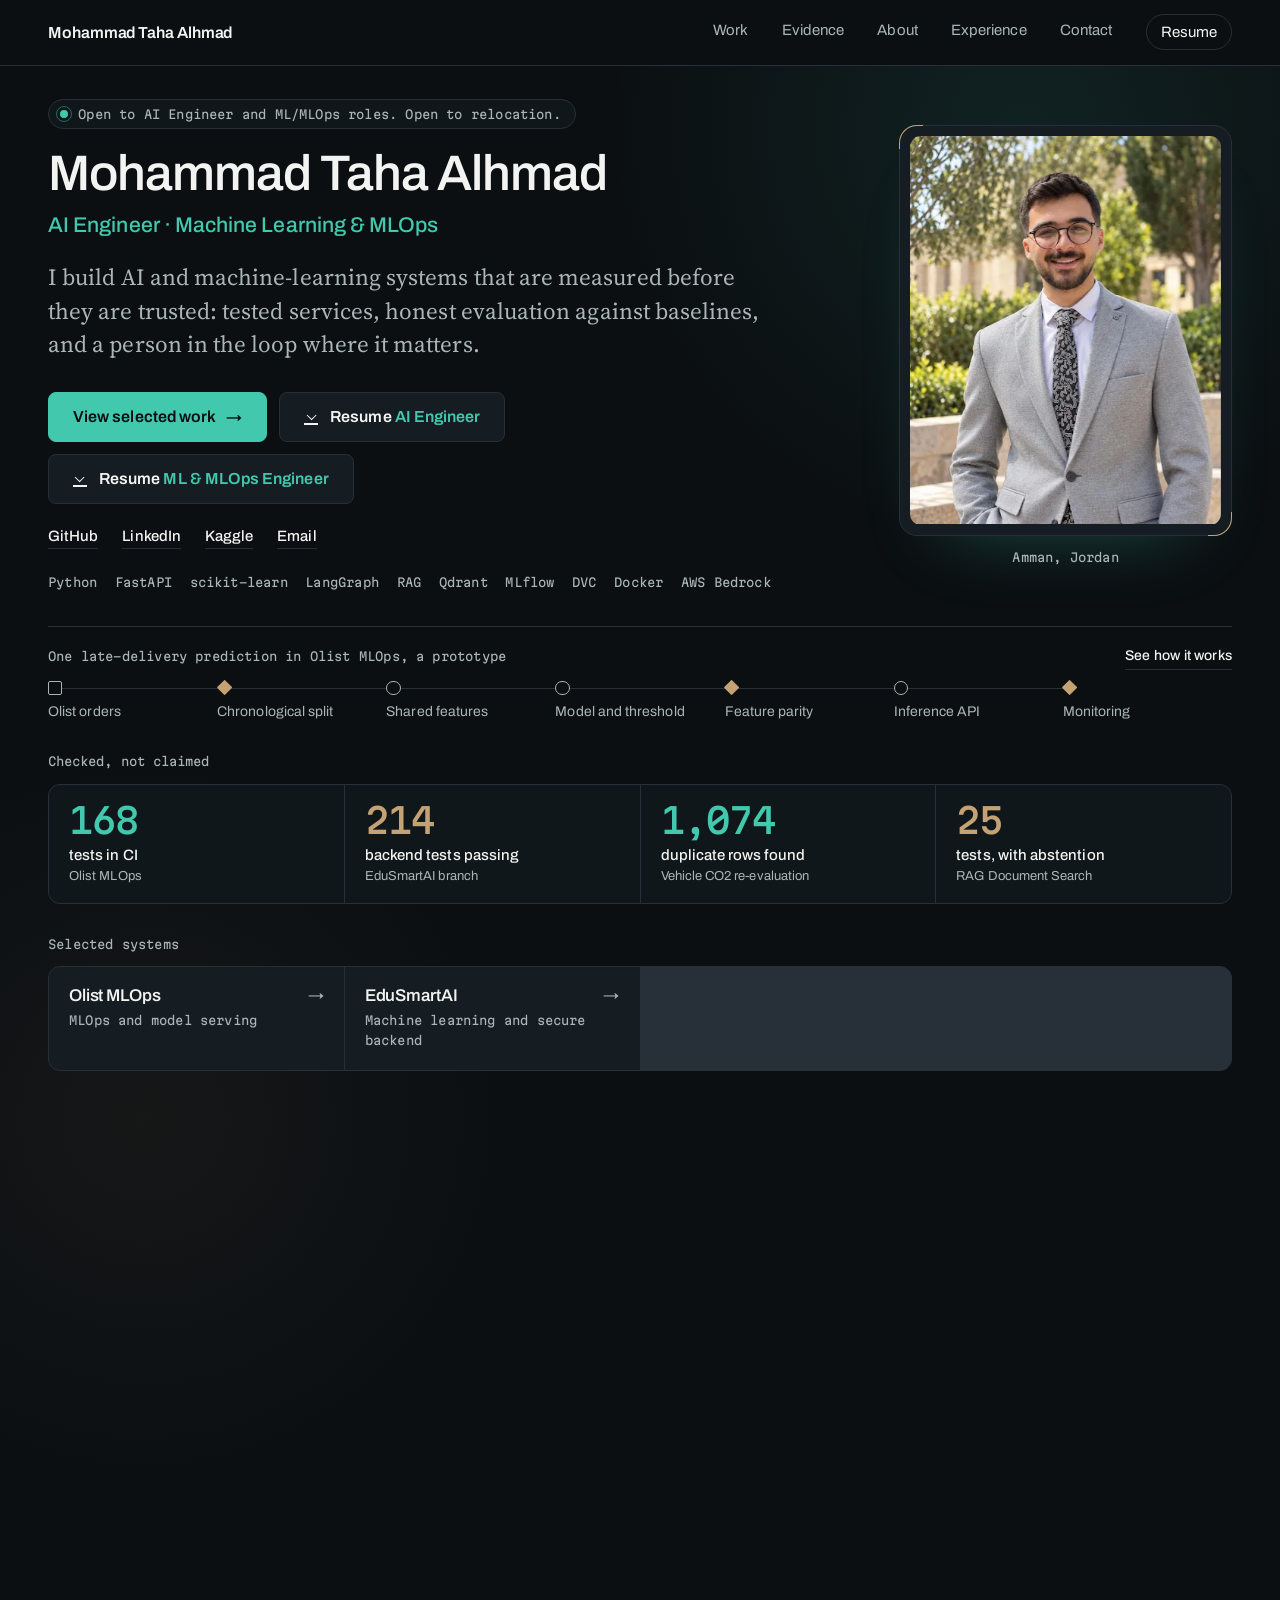
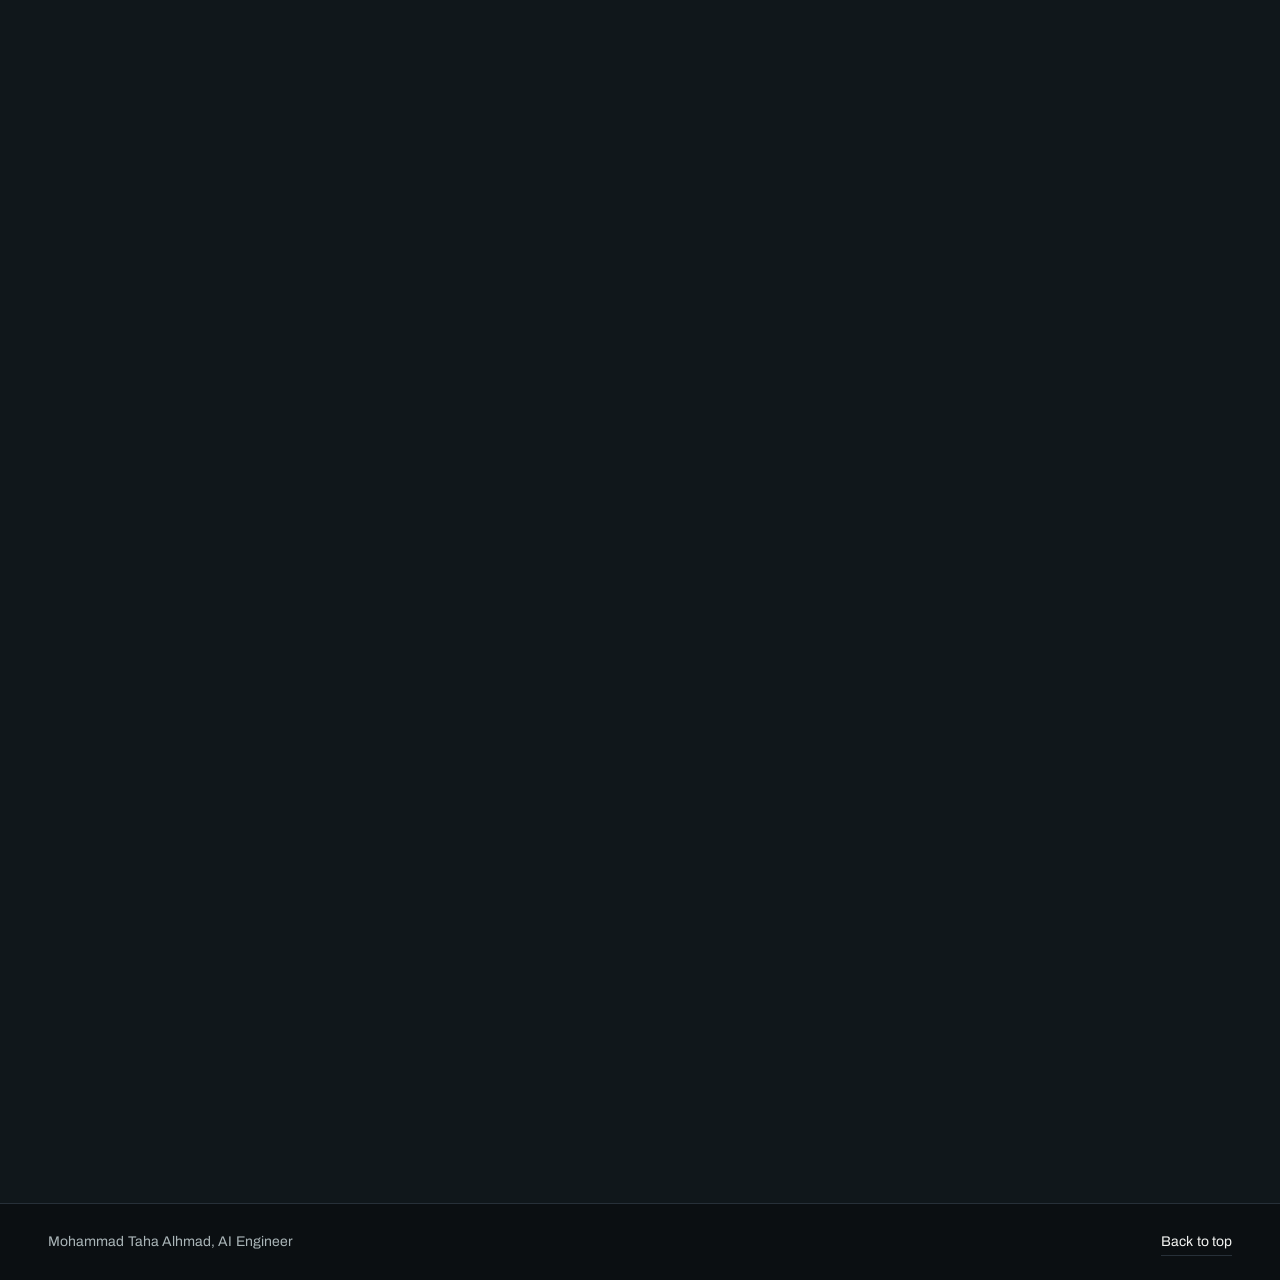
<file: index.html>
<!doctype html>
<html lang="en">
<head>
<meta charset="utf-8">
<meta name="viewport" content="width=device-width, initial-scale=1">
<meta http-equiv="Content-Security-Policy" content="default-src &#x27;none&#x27;; style-src &#x27;self&#x27;; script-src &#x27;self&#x27;; font-src &#x27;self&#x27;; img-src &#x27;self&#x27;; base-uri &#x27;none&#x27;; connect-src https://api.web3forms.com; form-action https://api.web3forms.com">
<meta name="referrer" content="strict-origin-when-cross-origin">
<meta name="color-scheme" content="dark">
<meta name="theme-color" content="#0B0F12">
<title>Mohammad Taha Alhmad | AI Engineer</title>
<meta name="description" content="Mohammad Taha Alhmad is an AI Engineer in Amman building LLM applications, RAG evaluation, agent workflows and backend integrations. Each project states what was built, what was tested and what is unfinished.">
<link rel="canonical" href="https://tahamohmadf19-dev.github.io/portfolio/">
<meta property="og:type" content="profile">
<meta property="og:title" content="Mohammad Taha Alhmad | AI Engineer">
<meta property="og:description" content="Mohammad Taha Alhmad is an AI Engineer in Amman building LLM applications, RAG evaluation, agent workflows and backend integrations. Each project states what was built, what was tested and what is unfinished.">
<meta property="og:url" content="https://tahamohmadf19-dev.github.io/portfolio/">
<meta property="og:image" content="https://tahamohmadf19-dev.github.io/portfolio/assets/og.png">
<meta property="og:image:alt" content="Mohammad Taha Alhmad, AI Engineer.">
<meta name="twitter:card" content="summary_large_image">
<link rel="icon" href="assets/favicon.svg" type="image/svg+xml">
<link rel="preload" href="assets/fonts/archivo.woff2" as="font" type="font/woff2" crossorigin>
<link rel="preload" href="assets/fonts/source-serif-4.woff2" as="font" type="font/woff2" crossorigin>
<link rel="stylesheet" href="assets/site.css?v=89fe5c7b">
<script src="assets/site.js?v=9ca0fa7e"></script>
<script type="application/ld+json">{"@context": "https://schema.org", "@type": "Person", "name": "Mohammad Taha Alhmad", "jobTitle": "AI Engineer", "url": "https://tahamohmadf19-dev.github.io/portfolio/", "email": "mailto:tahamohmadf19@gmail.com", "address": {"@type": "PostalAddress", "addressLocality": "Amman", "addressCountry": "JO"}, "alumniOf": {"@type": "CollegeOrUniversity", "name": "Philadelphia University"}, "sameAs": ["https://github.com/tahamohmadf19-dev", "https://www.linkedin.com/in/mohmad-taha-alhmad/", "https://www.kaggle.com/tahamohmad"]}</script>
</head>
<body>
<a class="skip" href="#main">Skip to content</a>
<header class="top">
  <div class="top-inner">
    <a class="home" href="#main"><span class="home-full">Mohammad Taha Alhmad</span><span class="home-short" aria-hidden="true">MTA</span></a>
    <button type="button" class="menu-btn" aria-expanded="false" aria-controls="site-nav">
      <span class="menu-icon" aria-hidden="true"><span></span><span></span></span>Menu
    </button>
    <nav id="site-nav" aria-label="Sections">
      <ul>
        <li><a href="#work">Work</a></li>
        <li><a href="#evidence">Evidence</a></li>
        <li><a href="#about">About</a></li>
        <li><a href="#experience">Experience</a></li>
        <li><a href="#contact">Contact</a></li><li class="nav-cv"><a href="#resume">Resume</a></li>
      </ul>
    </nav>
  </div>
</header>

<main id="main">
  <section class="hero" aria-labelledby="name">
    <div class="hero-grid">
      <div class="hero-text">
        <p class="hero-kicker enter d1"><span class="status-dot" aria-hidden="true"></span>Open to AI Engineer and ML/MLOps roles. Open to relocation.</p>
        <div class="hero-id">
          <h1 id="name" class="enter d1">Mohammad Taha Alhmad</h1>
          <p class="role enter d2">AI Engineer · Machine Learning &amp; MLOps</p>
        </div>
        <p class="statement enter d3">I build AI and machine-learning systems that are measured before they are trusted: tested services, honest evaluation against baselines, and a person in the loop where it matters.</p>
        <ul class="actions enter d4">
          <li><a class="btn btn-primary" href="#work">View selected work <span class="btn-arrow" aria-hidden="true">&rarr;</span></a></li>
          <li><a class="btn btn-cv" href="assets/cv/Mohammad_Taha_Alhmad_AI_Engineer_Resume.pdf" download><span class="cv-icon" aria-hidden="true"></span><span>Resume <span class="cv-role">AI Engineer</span></span></a></li><li><a class="btn btn-cv" href="assets/cv/Mohammad_Taha_Alhmad_ML_MLOps_Engineer_Resume.pdf" download><span class="cv-icon" aria-hidden="true"></span><span>Resume <span class="cv-role">ML &amp; MLOps Engineer</span></span></a></li>
        </ul>
        <ul class="hero-links enter d5"><li><a class="ul" href="https://github.com/tahamohmadf19-dev" rel="noopener noreferrer">GitHub</a></li><li><a class="ul" href="https://www.linkedin.com/in/mohmad-taha-alhmad/" rel="noopener noreferrer">LinkedIn</a></li><li><a class="ul" href="https://www.kaggle.com/tahamohmad" rel="noopener noreferrer">Kaggle</a></li><li><a class="ul" href="mailto:tahamohmadf19@gmail.com">Email</a></li></ul>
        <ul class="stack-line enter d6" aria-label="Main technologies"><li>Python</li><li>FastAPI</li><li>scikit-learn</li><li>LangGraph</li><li>RAG</li><li>Qdrant</li><li>MLflow</li><li>DVC</li><li>Docker</li><li>AWS Bedrock</li></ul>
      </div>
      <div class="portrait">
        <div class="frame"><picture><source type="image/webp" srcset="assets/photo/portrait-320.2c9739b4.webp 320w, assets/photo/portrait-410.2c9739b4.webp 410w" sizes="(max-width: 640px) calc(100vw - 58px), (max-width: 960px) 34vw, 346px"><img src="assets/photo/portrait-410.2c9739b4.jpg" srcset="assets/photo/portrait-320.2c9739b4.jpg 320w, assets/photo/portrait-410.2c9739b4.jpg 410w" sizes="(max-width: 640px) calc(100vw - 58px), (max-width: 960px) 34vw, 346px" width="410" height="512" alt="Portrait of Mohammad Taha Alhmad" fetchpriority="high"></picture></div>
        <p class="hero-note enter d6">Amman, Jordan</p>
      </div>
      <figure class="path enter d7"><figcaption><span>One late-delivery prediction in Olist MLOps, a prototype</span><a class="ul" href="#olist-mlops">See how it works</a></figcaption><div class="path-track"><ol><li class="stage-store"><span class="path-mark" aria-hidden="true"></span><span class="path-name">Olist orders</span></li><li class="stage-gate"><span class="path-mark" aria-hidden="true"></span><span class="path-name">Chronological split</span></li><li class="stage-step"><span class="path-mark" aria-hidden="true"></span><span class="path-name">Shared features</span></li><li class="stage-step"><span class="path-mark" aria-hidden="true"></span><span class="path-name">Model and threshold</span></li><li class="stage-gate"><span class="path-mark" aria-hidden="true"></span><span class="path-name">Feature parity</span></li><li class="stage-step"><span class="path-mark" aria-hidden="true"></span><span class="path-name">Inference API</span></li><li class="stage-gate"><span class="path-mark" aria-hidden="true"></span><span class="path-name">Monitoring</span></li></ol><span class="path-pulse" aria-hidden="true"></span></div></figure>
      <div class="receipts enter d6"><p class="receipts-title">Checked, not claimed</p><ul aria-label="Verified figures from public work"><li><a href="#olist-mlops"><span class="receipt-value" data-count="172">172</span><span class="receipt-label">tests in CI</span><span class="receipt-context">Olist MLOps</span></a></li><li><a href="#edusmartai"><span class="receipt-value" data-count="220">220</span><span class="receipt-label">backend tests passing</span><span class="receipt-context">EduSmartAI branch</span></a></li><li><a href="#check-co2"><span class="receipt-value" data-count="1,103">1,103</span><span class="receipt-label">duplicate rows found</span><span class="receipt-context">Vehicle CO2 re-evaluation</span></a></li><li><a href="#more-work"><span class="receipt-value" data-count="26">26</span><span class="receipt-label">tests, with abstention</span><span class="receipt-context">RAG Document Search</span></a></li></ul></div>
    </div>
    <nav class="index enter d7" aria-label="Selected projects">
      <p class="index-title">Selected systems</p>
      <ul><li><a href="#olist-mlops"><span class="index-name">Olist MLOps</span><span class="index-shows">MLOps and model serving</span></a></li><li><a href="#edusmartai"><span class="index-name">EduSmartAI</span><span class="index-shows">Machine learning and secure backend</span></a></li></ul>
    </nav>
  </section>

  <section id="work" class="work" aria-labelledby="work-title">
    <div class="section-head" data-reveal>
      <h2 id="work-title">Selected work</h2>
      <div class="section-note">
        <p>Each project states the problem, what I built, what works, and how far it has been tested. All two are prototypes or unfinished contributions, not deployed products.</p>
        <ul class="legend">
          <li><span class="tag tag-ran">Ran</span> Executed on 2026-11-07, or as stated.</li>
          <li><span class="tag tag-code">In code</span> Confirmed by reading the code, not run.</li>
          <li><span class="tag tag-gap">Not done</span> Not yet done or not verified.</li>
        </ul>
      </div>
    </div>
    
    <article class="project" data-reveal id="olist-mlops" aria-labelledby="olist-mlops-name">
      <header class="project-head">
        <div class="project-kicker"><p class="shows">MLOps and model serving</p><p class="state">Educational prototype</p></div>
        <h3 id="olist-mlops-name">Olist MLOps</h3>
        <p class="purpose">Predict whether an Olist e-commerce order will arrive late, and serve that prediction through a tested, monitored API instead of a notebook.</p>
      </header>
      
      <div class="cells">
        <section class="cell" aria-label="What I built in Olist MLOps"><h4>What I built</h4><ul><li>A FastAPI inference service around the fitted scikit-learn model, with schema and semantic input checks.</li><li>Feature engineering shared by the training notebooks and the service, with a parity check between them.</li><li>Prometheus metrics, two alert rules and an offline score-drift check.</li><li>DVC pointers for data and model files, an MLflow registry entry, and a GitHub Actions pipeline.</li></ul></section>
        <section class="cell" aria-label="What works in Olist MLOps"><h4>What works</h4><ul><li>CI runs lint, formatting, 172 tests and a Docker build on every push.</li><li>A Kaggle notebook re-runs the pipeline from the raw Olist data and reproduces the saved test results.</li><li>The service never refits the model; it loads the saved preprocessor and classifier.</li></ul></section>
        <section class="cell" aria-label="Architecture of Olist MLOps"><h4>Architecture and stack</h4><p>Six notebooks prepare data and train; a FastAPI service loads the saved preprocessor and model; Docker Compose runs the API with Prometheus.</p><p class="stack">Python, scikit-learn, FastAPI, Docker, Prometheus, DVC, MLflow, GitHub Actions</p></section>
        <section class="cell" aria-label="Evidence for Olist MLOps"><h4>Evidence</h4><ul class="evidence"><li><span class="tag tag-ran">Ran</span> GitHub Actions run 42863988828: 172 passed, lint and format clean; reproduced from a fresh clone on 2026-11-14.</li><li><span class="tag tag-ran">Ran</span> Kaggle re-run from the raw CSVs on 2026-11-14: test PR-AUC 0.0670 and ROC-AUC 0.6115, matching the saved model.</li><li><span class="tag tag-doc">Reported</span> Feature parity on 14,470 validation rows and 821 features, maximum difference 0, measured on the original workstation.</li><li><span class="tag tag-gap">Not done</span> Purchase-time availability of every feature is not verified, and there is no DVC remote.</li></ul></section>
      </div>
      <footer class="project-foot">
        <dl class="foot-facts">
          <div><dt>Status</dt><dd>Educational project, not deployed. The model is weak: test ROC-AUC 0.61 at a 4.28% late rate.</dd></div>
          <div><dt>Source</dt><dd><a class="ul" href="https://github.com/tahamohmadf19-dev/olist-mlops-project" rel="noopener noreferrer">Read the code</a></dd></div>
        </dl>
        <a class="btn" href="case-studies/olist-mlops.html">Read the case study <span class="btn-arrow" aria-hidden="true">&rarr;</span></a>
      </footer>
    </article>
    <article class="project" data-reveal id="edusmartai" aria-labelledby="edusmartai-name">
      <header class="project-head">
        <div class="project-kicker"><p class="shows">Machine learning and secure backend</p><p class="state">Unmerged contribution</p></div>
        <h3 id="edusmartai-name">EduSmartAI</h3>
        <p class="purpose">An academic platform needed to warn about struggling students early, but its old 0.979 score relied on data only known after a course ended.</p>
      </header>
      
      <div class="cells">
        <section class="cell" aria-label="What I built in EduSmartAI"><h4>What I built</h4><ul><li>On a branch of a graduation project by @bahaaed07706: early-risk models for day 14, 28 and 42, using only data visible by that day.</li><li>Student-grouped validation, a temporal holdout and confidence intervals.</li><li>Shared feature code for training and serving, rule-based explanations and intervention tracking.</li><li>Token revocation, audit logging, rate limiting, and a PostgreSQL path.</li></ul></section>
        <section class="cell" aria-label="What works in EduSmartAI"><h4>What works</h4><ul><li>Models retrained from the branch reproduce its reported results.</li><li>ROC-AUC rises from 0.566 at day 14, close to chance, to 0.729 at day 42.</li><li>Backend security, intervention and serving behavior pass their tests.</li></ul></section>
        <section class="cell" aria-label="Architecture of EduSmartAI"><h4>Architecture and stack</h4><p>FastAPI and SQLAlchemy backend, scikit-learn pipelines per cut-off, and a React frontend with Arabic and English.</p><p class="stack">Python, FastAPI, scikit-learn, SQLAlchemy, PostgreSQL, React</p></section>
        <section class="cell" aria-label="Evidence for EduSmartAI"><h4>Evidence</h4><ul class="evidence"><li><span class="tag tag-ran">Ran</span> Retrained on 2026-11-07: ROC-AUC 0.566, 0.677 and 0.729, matching the report.</li><li><span class="tag tag-ran">Ran</span> Backend tests: 220 passed, 3 skipped, at commit 73583aa.</li><li><span class="tag tag-code">In code</span> Frontend tests and the live PostgreSQL integration were not run.</li></ul></section>
      </div>
      <footer class="project-foot">
        <dl class="foot-facts">
          <div><dt>Status</dt><dd>Branch not merged. PR #7 was closed with no review.</dd></div>
          <div><dt>Source</dt><dd><a class="ul" href="https://github.com/tahamohmadf19-dev/EduSmartAI/tree/feature/prod-1" rel="noopener noreferrer">Read the branch</a></dd></div>
        </dl>
        <a class="btn" href="case-studies/edusmartai.html">Read the case study <span class="btn-arrow" aria-hidden="true">&rarr;</span></a>
      </footer>
    </article>
    <div class="more" id="more-work" data-reveal>
      <h3>Smaller public projects</h3>
      <ul><li><figure class="media"><img src="assets/evidence/rag-document-search-answer.webp" width="900" height="618" alt="The RAG Document Search interface answering a question about a warranty from a sample PDF, with page citations." loading="lazy"><figcaption>A real local run on a sample PDF.</figcaption></figure><a class="more-name ul" href="https://github.com/tahamohmadf19-dev/rag-document-search" rel="noopener noreferrer">RAG Document Search</a><p>Upload a PDF, ask a question, and get an extracted sentence with page citations. It uses Qdrant and local lexical embeddings, with no LLM.</p><p class="more-evidence"><span class="tag tag-ran">Ran</span> 26 tests pass. On 4 short synthetic documents: 14 of 14 answers correct and 5 of 5 unanswerable questions declined; on 8 held-out questions, 4 of 4 unrelated ones declined and 3 of 4 answered. It can refuse paraphrases that share few words.</p><p class="more-status">The working version was written in November 2026 with an AI coding agent. Public since 2026-11-14.</p></li><li><a class="more-name ul" href="https://github.com/tahamohmadf19-dev/AI-Agent-Router" rel="noopener noreferrer">AI Agent Router</a><p>A typed LangGraph workflow that classifies a message and routes it to one of two reply nodes.</p><p class="more-evidence"><span class="tag tag-ran">Ran</span> 19 tests pass with a fake model. Not run here against a real LLM.</p><p class="more-status">My project. Tests and repairs were added in November 2026 with an AI coding agent. Public since 2026-11-14.</p></li><li><a class="more-name ul" href="https://github.com/tahamohmadf19-dev/bank-marketing-classification" rel="noopener noreferrer">Bank Marketing Classification</a><p>A PySpark notebook on 45,211 records, compared against baselines. All models use call duration, which is only known after a call, so this is not a pre-call predictor.</p><p class="more-evidence"><span class="tag tag-ran">Ran</span> Rerun from a clean environment: test ROC-AUC 0.9268; a Kaggle run of the same notebook gave 0.9251. The 6 repository tests check saved outputs and do not retrain.</p><p class="more-status">My 2025 coursework. The rerun and baselines were added in November 2026 with an AI coding agent. Public since 2026-11-14.</p></li></ul>
    </div>
  </section>

  <section id="evidence" class="evidence" aria-labelledby="evidence-title">
    <div class="section-head" data-reveal>
      <h2 id="evidence-title">How I check a result</h2>
      <div class="section-note"><p>A score is a claim until it survives a stricter test. Three results from my public work, checked against leakage, time and chance. Every figure comes from a run recorded in the linked source.</p></div>
    </div>
    <div class="checks">
      <figure class="check check-co2" id="check-co2" data-reveal aria-labelledby="check-co2-title">
        <figcaption>
          <p class="check-kicker">Leakage check</p>
          <h3 id="check-co2-title">Vehicle CO2: the same model, scored more strictly</h3>
          <p class="check-lead">The notebook reported R² 0.9972. 1,103 of its 7,385 rows are exact duplicates, so some test rows had a copy in training. Select a step to see what changed.</p>
        </figcaption>
        <p class="bar-axis" aria-hidden="true"><span>Typical error, RMSE in g/km</span><span>longer is worse</span></p>
        <ol class="bars"><li class="bar-row"><button type="button" class="bar-btn" aria-expanded="false" aria-controls="check-co2-note-0"><span class="bar-name">Notebook split, duplicates kept</span><span class="bar-values"><span>RMSE 3.03 g/km</span><span>R² 0.9972</span></span><svg class="bar" viewBox="0 0 100 8" preserveAspectRatio="none" aria-hidden="true" focusable="false"><rect class="bar-track" x="0" y="0" width="100" height="8" rx="0"/><rect class="bar-fill" x="0" y="0" width="48.21" height="8"/></svg></button><div class="bar-note" id="check-co2-note-0"><p>The original result, reproduced. 246 of the 1,477 test rows have an identical copy in the training set.</p></div></li><li class="bar-row"><button type="button" class="bar-btn" aria-expanded="false" aria-controls="check-co2-note-1"><span class="bar-name">Duplicates removed, same split</span><span class="bar-values"><span>RMSE 3.52 g/km</span><span>R² 0.9968</span></span><svg class="bar" viewBox="0 0 100 8" preserveAspectRatio="none" aria-hidden="true" focusable="false"><rect class="bar-track" x="0" y="0" width="100" height="8" rx="0"/><rect class="bar-fill" x="0" y="0" width="56.0" height="8"/></svg></button><div class="bar-note" id="check-co2-note-1"><p>Removing duplicates first raises the typical error by about half a gram per kilometre.</p></div></li><li class="bar-row"><button type="button" class="bar-btn" aria-expanded="false" aria-controls="check-co2-note-2"><span class="bar-name">Whole vehicle models held out</span><span class="bar-values"><span>RMSE 4.04 g/km</span><span>R² 0.9948</span></span><svg class="bar" viewBox="0 0 100 8" preserveAspectRatio="none" aria-hidden="true" focusable="false"><rect class="bar-track" x="0" y="0" width="100" height="8" rx="0"/><rect class="bar-fill" x="0" y="0" width="64.27" height="8"/></svg></button><div class="bar-note" id="check-co2-note-2"><p>Five-fold GroupKFold by make and model: the model never sees the vehicle it is scored on. This is the honest figure.</p></div></li><li class="bar-row is-baseline"><button type="button" class="bar-btn" aria-expanded="false" aria-controls="check-co2-note-3"><span class="bar-name">Baseline: one straight line</span><span class="bar-values"><span>RMSE 5.82 g/km</span><span>R² 0.9902</span></span><svg class="bar" viewBox="0 0 100 8" preserveAspectRatio="none" aria-hidden="true" focusable="false"><rect class="bar-track" x="0" y="0" width="100" height="8" rx="0"/><rect class="bar-fill" x="0" y="0" width="92.59" height="8"/></svg></button><div class="bar-note" id="check-co2-note-3"><p>A straight line on fuel consumption and fuel type. The model beats it, by less than the first score suggested.</p></div></li></ol>
        <div class="sr"><table><caption>Vehicle CO2: the same model, scored more strictly</caption><tr><th scope="col">Evaluation</th><th scope="col">RMSE (g/km)</th><th scope="col">R²</th></tr><tr><th scope="row">Notebook split, duplicates kept</th><td>3.03</td><td>0.9972</td></tr><tr><th scope="row">Duplicates removed, same split</th><td>3.52</td><td>0.9968</td></tr><tr><th scope="row">Whole vehicle models held out</th><td>4.04</td><td>0.9948</td></tr><tr><th scope="row">Baseline: one straight line</th><td>5.82</td><td>0.9902</td></tr></table></div>
        <p class="check-takeaway">R² barely moves, from 0.9972 to 0.9948. The typical error grows by a third, from 3.03 to 4.04 g/km, and stays below the baseline&#x27;s 5.82.</p>
        <p class="check-source">Source: <a class="ul" href="https://github.com/tahamohmadf19-dev/vehicle-co2-emissions-prediction#re-evaluation-without-leakage" rel="noopener noreferrer">Repository README, re-evaluation table</a></p>
      </figure>
      <figure class="check check-early" id="check-early" data-reveal aria-labelledby="check-early-title">
        <figcaption>
          <p class="check-kicker">Validity check</p>
          <h3 id="check-early-title">EduSmartAI: how early can risk be predicted?</h3>
          <p class="check-lead">Models retrained from my branch on 2026-11-07, one per cut-off day. Each uses only course activity known by that day. Select a day.</p>
        </figcaption>
        <div class="chart">
          <svg viewBox="0 0 360 210" role="img" aria-labelledby="check-early-title" focusable="false">
            <line class="grid" x1="40" x2="344" y1="176.0" y2="176.0"/><text class="tick" x="34" y="179.5" text-anchor="end">0.4</text><line class="grid" x1="40" x2="344" y1="95.0" y2="95.0"/><text class="tick" x="34" y="98.5" text-anchor="end">0.6</text><line class="grid" x1="40" x2="344" y1="54.5" y2="54.5"/><text class="tick" x="34" y="58.0" text-anchor="end">0.7</text><line class="grid" x1="40" x2="344" y1="14.0" y2="14.0"/><text class="tick" x="34" y="17.5" text-anchor="end">0.8</text><line class="chance" x1="40" x2="344" y1="135.5" y2="135.5"/><text class="tick tick-chance" x="34" y="139.0" text-anchor="end">0.5</text><text class="chance-label" x="344" y="129.5" text-anchor="end">chance</text>
            <path class="series" d="M90.7 108.9 L192.0 63.9 L293.3 42.8" pathLength="1"/>
            <g class="pt" data-index="0"><circle class="pt-halo" cx="90.7" cy="108.9" r="11"/><circle class="pt-dot" cx="90.7" cy="108.9" r="5"/><text class="pt-label" x="90.7" y="94.9" text-anchor="middle">0.5657</text></g><g class="pt" data-index="1"><circle class="pt-halo" cx="192.0" cy="63.9" r="11"/><circle class="pt-dot" cx="192.0" cy="63.9" r="5"/><text class="pt-label" x="192.0" y="49.9" text-anchor="middle">0.6769</text></g><g class="pt" data-index="2"><circle class="pt-halo" cx="293.3" cy="42.8" r="11"/><circle class="pt-dot" cx="293.3" cy="42.8" r="5"/><text class="pt-label" x="293.3" y="28.8" text-anchor="middle">0.7288</text></g><text class="tick" x="90.7" y="194" text-anchor="middle">day 14</text><text class="tick" x="192.0" y="194" text-anchor="middle">day 28</text><text class="tick" x="293.3" y="194" text-anchor="middle">day 42</text>
            <text class="axis-label" x="40" y="9">ROC-AUC</text>
          </svg>
        </div>
        <ul class="day-btns" aria-label="Cut-off day"><li><button type="button" class="day-btn" data-index="0" aria-expanded="false" aria-controls="check-early-note-0">Day 14</button></li><li><button type="button" class="day-btn" data-index="1" aria-expanded="false" aria-controls="check-early-note-1">Day 28</button></li><li><button type="button" class="day-btn" data-index="2" aria-expanded="false" aria-controls="check-early-note-2">Day 42</button></li></ul>
        <div class="day-notes"><div class="day-note" id="check-early-note-0"><p class="day-figures"><span>Day 14</span><span>ROC-AUC 0.5657</span><span>Accuracy 0.5536</span></p><p>Close to chance. Reported as insufficient for use instead of being tuned until it looked better.</p></div><div class="day-note" id="check-early-note-1"><p class="day-figures"><span>Day 28</span><span>ROC-AUC 0.6769</span><span>Accuracy 0.6444</span></p><p>A usable signal appears, still weak for decisions about a single student.</p></div><div class="day-note" id="check-early-note-2"><p class="day-figures"><span>Day 42</span><span>ROC-AUC 0.7288</span><span>Accuracy 0.6844</span></p><p>The strongest of the three. A screening aid for advisers, not an automatic decision.</p></div></div>
        <div class="sr"><table><caption>EduSmartAI: how early can risk be predicted?</caption><tr><th scope="col">Cut-off</th><th scope="col">ROC-AUC</th><th scope="col">Accuracy</th></tr><tr><th scope="row">Day 14</th><td>0.5657</td><td>0.5536</td></tr><tr><th scope="row">Day 28</th><td>0.6769</td><td>0.6444</td></tr><tr><th scope="row">Day 42</th><td>0.7288</td><td>0.6844</td></tr></table></div>
        <p class="check-takeaway">An earlier score of 0.979 relied on data known only after a course ended, so it is not a valid early warning and is not plotted.</p>
        <p class="check-source">Source: <a class="ul" href="case-studies/edusmartai.html">EduSmartAI case study</a></p>
      </figure>
      <figure class="check check-olist" id="check-olist" data-reveal aria-labelledby="check-olist-title">
        <figcaption>
          <p class="check-kicker">Baseline check</p>
          <h3 id="check-olist-title">Olist MLOps: the model against chance</h3>
          <p class="check-lead">Late deliveries are 4.28% of test orders. A model that guesses at random scores about that rate on PR-AUC, and 0.5 on ROC-AUC.</p>
        </figcaption>
        <ul class="meters"><li class="meter"><p class="meter-head"><span class="meter-name">ROC-AUC</span><span class="meter-value">0.6115</span></p><svg class="meter-bar" viewBox="0 0 100 10" preserveAspectRatio="none" aria-hidden="true" focusable="false"><rect class="bar-track" x="0" y="2" width="100" height="6"/><rect class="bar-fill" x="0" y="2" width="61.15" height="6"/><rect class="meter-chance" x="49.6" y="0" width="0.8" height="10"/></svg><p class="meter-foot"><span class="meter-key" aria-hidden="true"></span>chance: 0.5<span class="meter-scale">scale 0 to 1</span></p></li><li class="meter"><p class="meter-head"><span class="meter-name">PR-AUC</span><span class="meter-value">0.0670</span></p><svg class="meter-bar" viewBox="0 0 100 10" preserveAspectRatio="none" aria-hidden="true" focusable="false"><rect class="bar-track" x="0" y="2" width="100" height="6"/><rect class="bar-fill" x="0" y="2" width="67.0" height="6"/><rect class="meter-chance" x="42.4" y="0" width="0.8" height="10"/></svg><p class="meter-foot"><span class="meter-key" aria-hidden="true"></span>random, at the late rate: 0.0428<span class="meter-scale">scale 0 to 0.1</span></p></li></ul>
        <p class="check-takeaway">Better than chance, and weak. The project&#x27;s value is the tested, monitored service around the model, and the page says so.</p>
        <p class="check-source">Source: <a class="ul" href="case-studies/olist-mlops.html">Olist MLOps case study</a></p>
      </figure>
    </div>
  </section>

  <section id="about" class="band band-alt" aria-labelledby="about-title">
    <div class="band-inner" data-reveal>
      <h2 id="about-title">About</h2>
      <div class="about-text"><p>I am an AI Engineer in Amman with a B.Sc. in Data Science and Artificial Intelligence from Philadelphia University. The part of AI work I care about most starts after the first demo: can it be measured, can it be stopped, and what happens when something fails?</p><p>That is why my projects look the way they do. They track evidence, separate tenants and wait for approval. Most of them build on existing software instead of starting from nothing, and each one says so. I also use AI coding agents in my work, and the project pages say where that is known.</p></div>
      <div class="approach" data-reveal>
        <h3 class="approach-title">How I work</h3>
        <ul><li><h3>Measure before claiming</h3><p>Evaluation comes with the system, and a missing measurement stays missing. <a href="#olist-mlops">See Olist MLOps</a></p></li><li><h3>Keep authority out of the model</h3><p>Scope and permissions live in server code, where a prompt cannot change them.</p></li><li><h3>Give automation a stopping point</h3><p>Risky steps wait for a check or a person, and retries cannot repeat them.</p></li><li><h3>Report what the data supports</h3><p>When a strong number comes from a flawed test, I replace it and explain why. <a href="#edusmartai">See EduSmartAI</a></p></li></ul>
      </div>
    </div>
  </section>

  <section id="expertise" class="band" aria-labelledby="expertise-title">
    <div class="band-inner" data-reveal>
      <h2 id="expertise-title">Technical expertise</h2>
      <div class="skills" data-reveal><div class="skill-group"><h3>LLM and agents</h3><ul><li>LLM applications</li><li>RAG</li><li>LangGraph</li><li>LangChain</li><li>Claude API</li><li>Prompt engineering</li><li>Structured outputs</li><li>Guardrails</li></ul></div><div class="skill-group"><h3>Retrieval and evaluation</h3><ul><li>Vector search</li><li>Embeddings</li><li>Pinecone</li><li>Qdrant</li><li>Recall@k, precision@k, MRR</li><li>Citation metrics</li><li>AWS Bedrock experiments</li></ul></div><div class="skill-group"><h3>Backend and integration</h3><ul><li>Python</li><li>TypeScript</li><li>FastAPI</li><li>Next.js</li><li>SQL</li><li>PostgreSQL</li><li>SQLAlchemy</li><li>REST APIs</li><li>Webhooks</li></ul></div><div class="skill-group"><h3>MLOps and delivery</h3><ul><li>MLflow</li><li>DVC</li><li>Prometheus</li><li>Docker</li><li>GitHub Actions</li><li>pytest</li><li>Feature-parity tests</li><li>n8n</li><li>Celery</li></ul></div><div class="skill-group"><h3>Machine learning and data</h3><ul><li>scikit-learn</li><li>pandas</li><li>NumPy</li><li>TensorFlow</li><li>Keras</li><li>PySpark</li><li>Power BI</li></ul></div></div>
    </div>
  </section>

  <section id="experience" class="band band-alt" aria-labelledby="experience-title">
    <div class="band-inner" data-reveal>
      <h2 id="experience-title">Experience</h2>
      <div class="jobs">
    <article class="job">
      <header>
        <h3>AI Engineering Intern</h3>
        <p class="job-dates">2026</p>
        <p class="job-meta">Green Circle for Cybersecurity, Amman, Jordan</p>
      </header>
      <p class="job-lead">This work is private, so I describe it at a high level.</p><ul><li>Designed and tested LLM, RAG and AI-agent workflows using Python, n8n, REST APIs and webhooks, with validation, escalation logic and human-in-the-loop controls.</li><li>Built and evaluated AWS Bedrock RAG experiments with S3-backed knowledge sources and citation-grounded test cases.</li><li>Mapped workflows with internal teams, and analyzed SOC alert investigation and reporting as an AI-assisted analyst use case.</li></ul>
    </article>
    <article class="job">
      <header>
        <h3>Data &amp; AI Trainee</h3>
        <p class="job-dates">2025</p>
        <p class="job-meta">Qafza Tech, Amman, Jordan</p>
      </header>
      <ul><li>Applied Apache Spark and PySpark to data and machine-learning workflows, contributed to LLM and RAG application work, and built Power BI dashboards.</li></ul>
    </article></div>
    </div>
  </section>

  <section id="education" class="band" aria-labelledby="education-title">
    <div class="band-inner" data-reveal>
      <h2 id="education-title">Education</h2>
      <div class="edu">
        <p class="degree">B.Sc. in Data Science and Artificial Intelligence</p>
        <p class="degree-meta">Philadelphia University, Amman, 2026</p>
        <h3 class="cert-title">Certificates and training</h3>
        <ul class="certs"><li><span class="cert-name">MLOps Training</span><span class="cert-meta">Qafza Tech. Completed November 2026.</span></li><li><span class="cert-name"><a class="ul" href="https://verify.skilljar.com/c/9hj2y5kypwrj" rel="noopener noreferrer">AI Fluency for Students</a></span><span class="cert-meta">Anthropic. Certificate of completion.</span></li><li><span class="cert-name"><a class="ul" href="https://verify.skilljar.com/c/rpifmvjyieb2" rel="noopener noreferrer">Claude 101</a></span><span class="cert-meta">Anthropic. Certificate of completion.</span></li><li><span class="cert-name">Microsoft Azure AI Fundamentals (AI-900) preparation course</span><span class="cert-meta">INJAZ. Certificate of attendance, not the Microsoft exam.</span></li><li><span class="cert-name">Data Science Full Track</span><span class="cert-meta">Data &amp; AI Training Program.</span></li><li><span class="cert-name">Power BI Pro &amp; SQL</span><span class="cert-meta">Data &amp; AI Training Program.</span></li></ul>
      </div>
    </div>
  </section>

  <section id="contact" class="band band-alt" aria-labelledby="contact-title">
    <div class="band-inner" data-reveal>
      <h2 id="contact-title">Contact</h2>
      <div>
        <p class="contact-line">Open to AI Engineer and ML/MLOps roles. Open to relocation. Based in Amman, Jordan.</p>
        <form class="contact-form" id="contact-form" action="https://api.web3forms.com/submit" method="post" accept-charset="UTF-8" aria-labelledby="contact-form-title" aria-describedby="cf-intro">
          <h3 id="contact-form-title" class="form-title">Send a message</h3>
          <p id="cf-intro" class="form-intro">All fields are required unless marked optional. You will not need an email app.</p>
          <input type="hidden" name="access_key" value="d682caff-c955-47a0-86f6-16b1df7e6dc9">
          <input type="hidden" name="subject" value="Portfolio inquiry">
          <input type="hidden" name="from_name" value="Portfolio contact form">
          <input type="hidden" name="redirect" value="https://tahamohmadf19-dev.github.io/portfolio/contact-sent.html">
          <div class="field-row">
            <div class="field">
              <label for="cf-name">Name</label>
              <input id="cf-name" name="name" type="text" autocomplete="name" required maxlength="100" aria-describedby="cf-name-error">
              <p class="field-error" id="cf-name-error"></p>
            </div>
            <div class="field">
              <label for="cf-email">Email</label>
              <input id="cf-email" name="email" type="email" autocomplete="email" inputmode="email" spellcheck="false" required maxlength="254" aria-describedby="cf-email-error">
              <p class="field-error" id="cf-email-error"></p>
            </div>
          </div>
          <div class="field-row">
            <div class="field">
              <label for="cf-org">Organization <span class="optional">(optional)</span></label>
              <input id="cf-org" name="organization" type="text" autocomplete="organization" maxlength="120" aria-describedby="cf-org-error">
              <p class="field-error" id="cf-org-error"></p>
            </div>
            <div class="field">
              <label for="cf-type">Inquiry type</label>
              <select id="cf-type" name="inquiry" required aria-describedby="cf-type-error">
                <option value="">Choose one</option><option value="Job opportunity">Job opportunity</option><option value="Freelance or contract work">Freelance or contract work</option><option value="Collaboration or research">Collaboration or research</option><option value="Something else">Something else</option>
              </select>
              <p class="field-error" id="cf-type-error"></p>
            </div>
          </div>
          <div class="field">
            <label for="cf-message">Message</label>
            <textarea id="cf-message" name="message" rows="6" required minlength="20" maxlength="4000" aria-describedby="cf-message-hint cf-message-error"></textarea>
            <p class="field-hint" id="cf-message-hint">At least 20 characters. <span class="counter" data-max="4000">0 of 4,000</span></p>
            <p class="field-error" id="cf-message-error"></p>
          </div>
          <div class="hp" aria-hidden="true">
            <label for="cf-botcheck">Leave this box unchecked</label>
            <input type="checkbox" id="cf-botcheck" name="botcheck" tabindex="-1" autocomplete="off">
          </div>
          <p class="form-privacy" id="cf-privacy">Your message goes to my inbox through Web3Forms, and I use your details only to reply. Web3Forms keeps submissions for up to three years (<a class="ul" href="https://web3forms.com/privacy" rel="noopener noreferrer">its privacy policy</a>). Please do not include sensitive personal data.</p>
          <div class="form-actions">
            <button type="submit" class="btn btn-primary form-submit" aria-describedby="cf-privacy"><span class="form-submit-label">Send message</span></button>
          </div>
          <div class="form-status" id="cf-status" role="status" aria-live="polite" tabindex="-1"></div>
        </form>
        <p class="contact-direct">Or email me directly:</p>
        <p class="contact-mail"><a class="ul" href="mailto:tahamohmadf19@gmail.com">tahamohmadf19@gmail.com</a></p>
        <ul class="contact-links"><li><a class="ul" href="https://github.com/tahamohmadf19-dev" rel="noopener noreferrer">GitHub</a></li><li><a class="ul" href="https://www.linkedin.com/in/mohmad-taha-alhmad/" rel="noopener noreferrer">LinkedIn</a></li><li><a class="ul" href="https://www.kaggle.com/tahamohmad" rel="noopener noreferrer">Kaggle</a></li></ul>
        <div class="resume" id="resume"><h3 class="resume-title">Resume</h3><ul class="cv-cards"><li class="cv-card"><p class="cv-card-role">AI Engineer</p><p class="cv-card-focus">LLM applications, RAG, agent workflows and backend integration.</p><a class="btn btn-cv" href="assets/cv/Mohammad_Taha_Alhmad_AI_Engineer_Resume.pdf" download><span class="cv-icon" aria-hidden="true"></span>Download PDF</a></li><li class="cv-card"><p class="cv-card-role">ML &amp; MLOps Engineer</p><p class="cv-card-focus">Model serving, evaluation, reproducibility and CI for ML.</p><a class="btn btn-cv" href="assets/cv/Mohammad_Taha_Alhmad_ML_MLOps_Engineer_Resume.pdf" download><span class="cv-icon" aria-hidden="true"></span>Download PDF</a></li></ul><p class="cv-note">PDF, one page, updated November 2026. Contact details are email and links only.</p></div>
      </div>
    </div>
  </section>
</main>

<footer class="foot">
  <div class="foot-inner">
    <p>Mohammad Taha Alhmad, AI Engineer</p>
    <a class="ul" href="#main">Back to top</a>
  </div>
</footer>
</body>
</html>
</file>
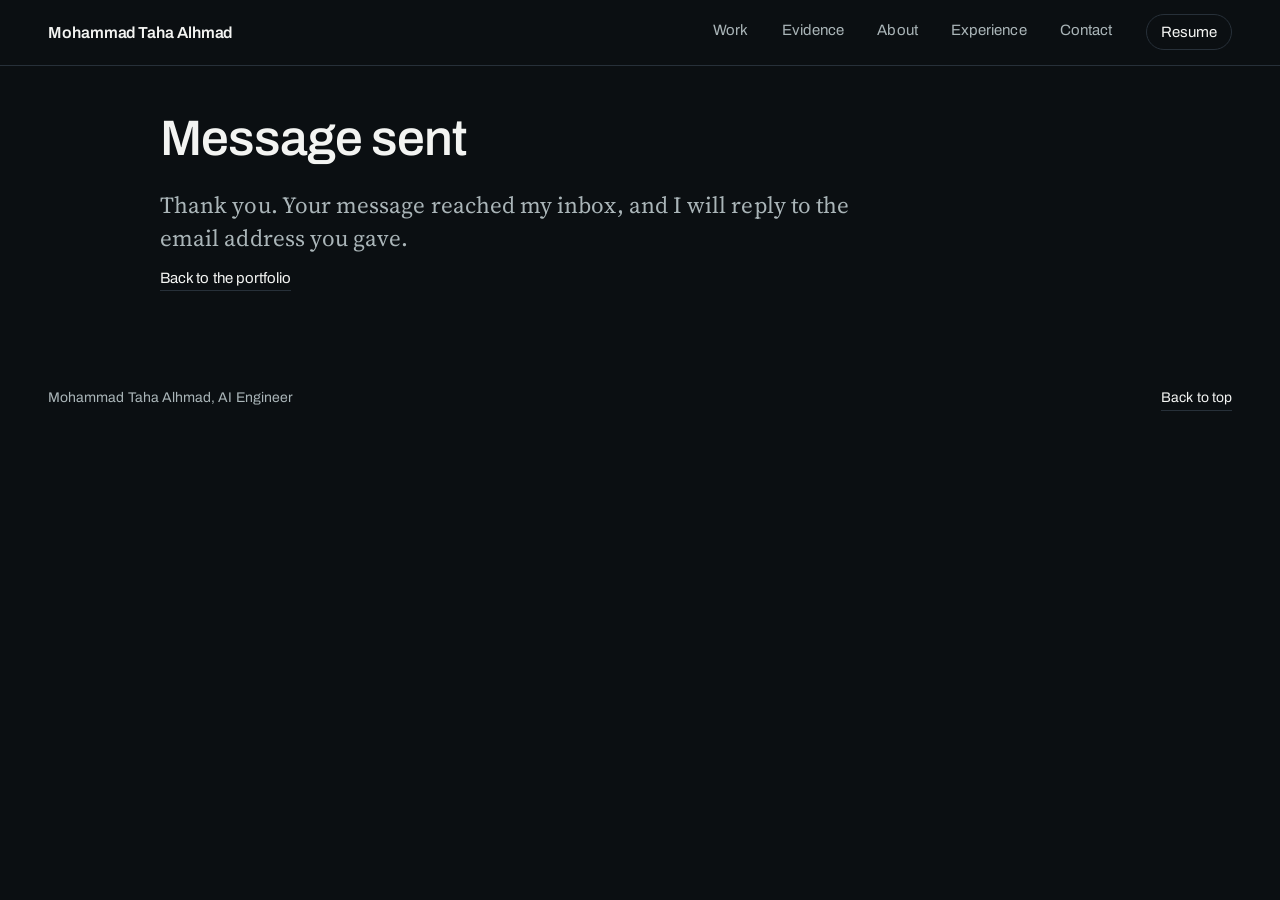
<file: contact-sent.html>
<!doctype html>
<html lang="en">
<head>
<meta charset="utf-8">
<meta name="viewport" content="width=device-width, initial-scale=1">
<meta http-equiv="Content-Security-Policy" content="default-src &#x27;none&#x27;; style-src &#x27;self&#x27;; script-src &#x27;self&#x27;; font-src &#x27;self&#x27;; img-src &#x27;self&#x27;; base-uri &#x27;none&#x27;; connect-src https://api.web3forms.com; form-action https://api.web3forms.com">
<meta name="referrer" content="strict-origin-when-cross-origin">
<meta name="color-scheme" content="dark">
<meta name="theme-color" content="#0B0F12">
<title>Message sent | Mohammad Taha Alhmad</title>
<meta name="description" content="Your message was sent.">
<link rel="canonical" href="https://tahamohmadf19-dev.github.io/portfolio/contact-sent.html">
<meta property="og:type" content="profile">
<meta property="og:title" content="Message sent | Mohammad Taha Alhmad">
<meta property="og:description" content="Your message was sent.">
<meta property="og:url" content="https://tahamohmadf19-dev.github.io/portfolio/contact-sent.html">
<meta property="og:image" content="https://tahamohmadf19-dev.github.io/portfolio/assets/og.png">
<meta property="og:image:alt" content="Mohammad Taha Alhmad, AI Engineer.">
<meta name="twitter:card" content="summary_large_image">
<link rel="icon" href="assets/favicon.svg" type="image/svg+xml">
<link rel="preload" href="assets/fonts/archivo.woff2" as="font" type="font/woff2" crossorigin>
<link rel="preload" href="assets/fonts/source-serif-4.woff2" as="font" type="font/woff2" crossorigin>
<link rel="stylesheet" href="assets/site.css?v=89fe5c7b">
<script src="assets/site.js?v=9ca0fa7e"></script>
</head>
<body>
<a class="skip" href="#main">Skip to content</a>
<header class="top">
  <div class="top-inner">
    <a class="home" href="index.html"><span class="home-full">Mohammad Taha Alhmad</span><span class="home-short" aria-hidden="true">MTA</span></a>
    <button type="button" class="menu-btn" aria-expanded="false" aria-controls="site-nav">
      <span class="menu-icon" aria-hidden="true"><span></span><span></span></span>Menu
    </button>
    <nav id="site-nav" aria-label="Sections">
      <ul>
        <li><a href="index.html#work">Work</a></li>
        <li><a href="index.html#evidence">Evidence</a></li>
        <li><a href="index.html#about">About</a></li>
        <li><a href="index.html#experience">Experience</a></li>
        <li><a href="index.html#contact">Contact</a></li><li class="nav-cv"><a href="index.html#resume">Resume</a></li>
      </ul>
    </nav>
  </div>
</header>

<main id="main" class="case">
  <section class="case-head">
    <h1 id="name">Message sent</h1>
    <p class="statement">Thank you. Your message reached my inbox, and I will reply to the email address you gave.</p>
    <p class="crumb"><a class="ul" href="index.html">Back to the portfolio</a></p>
  </section>
</main>
<footer class="foot">
  <div class="foot-inner">
    <p>Mohammad Taha Alhmad, AI Engineer</p>
    <a class="ul" href="#main">Back to top</a>
  </div>
</footer>
</body>
</html>
</file>
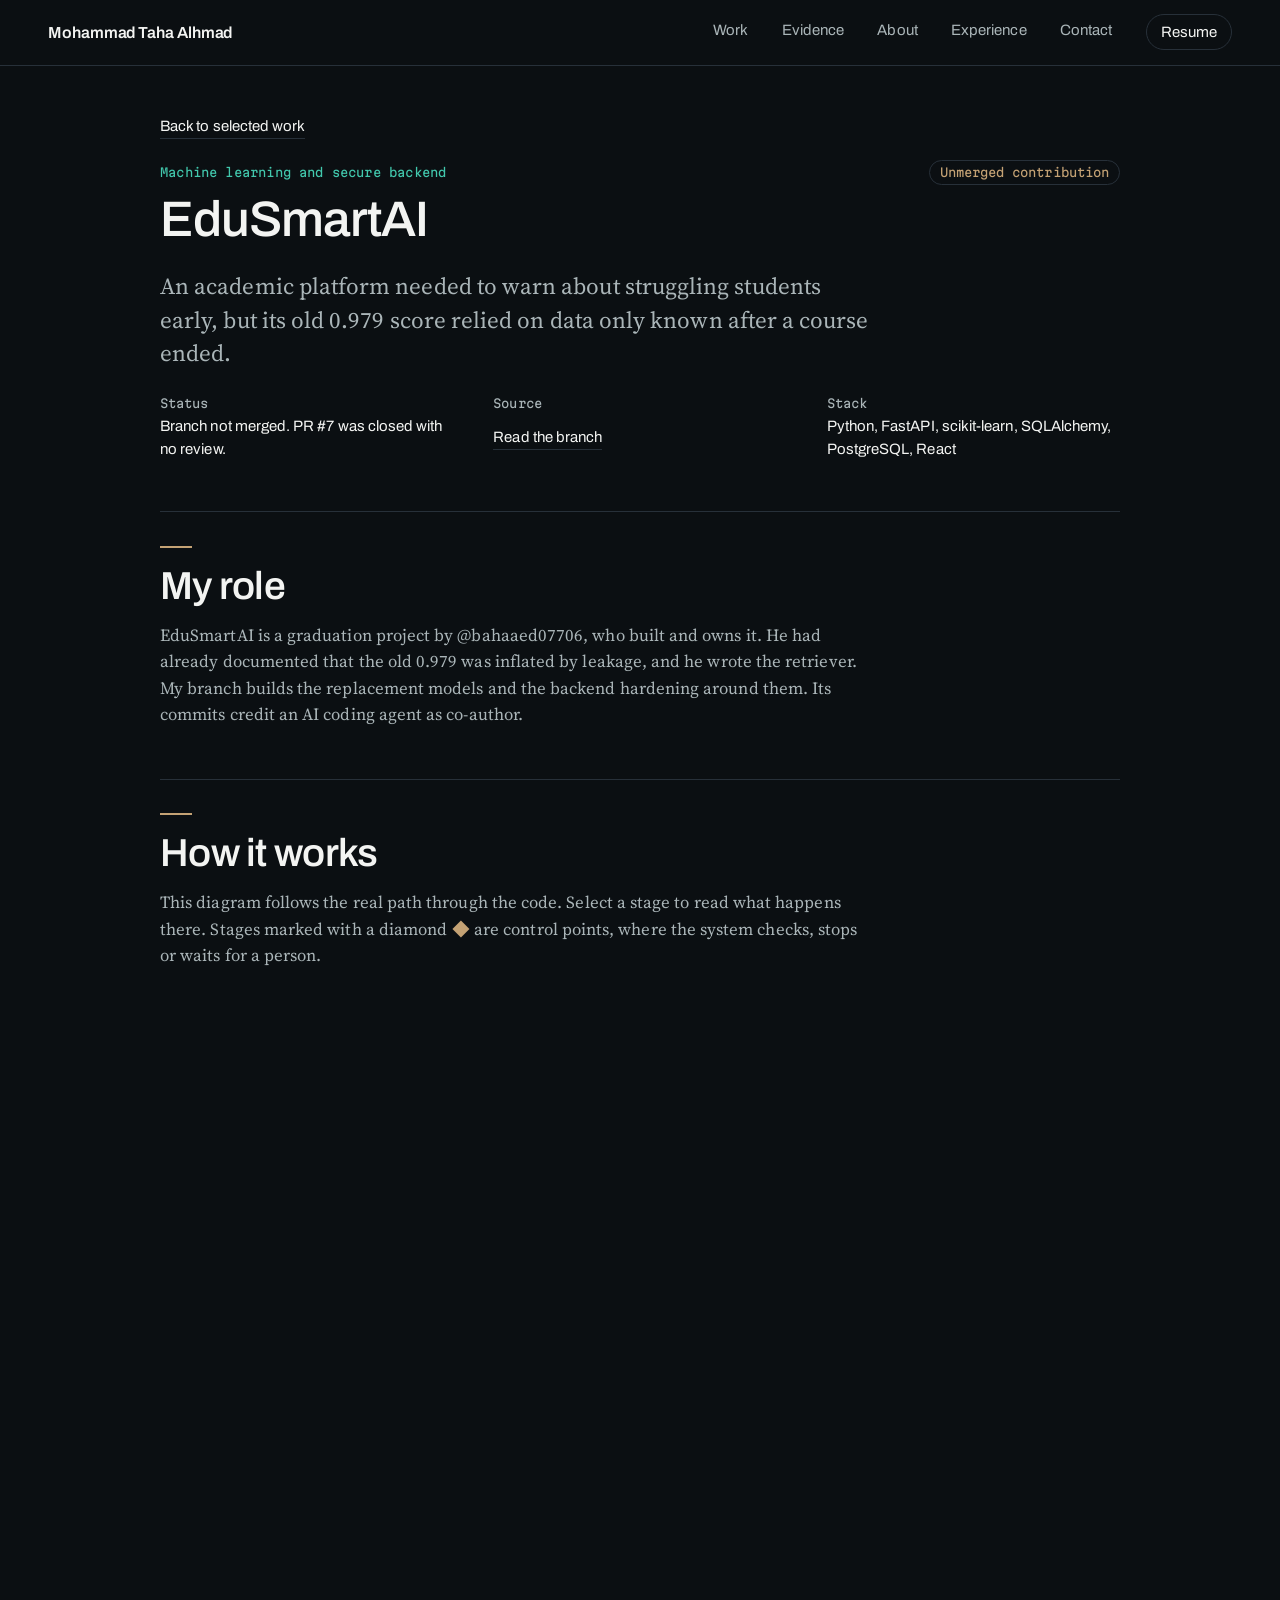
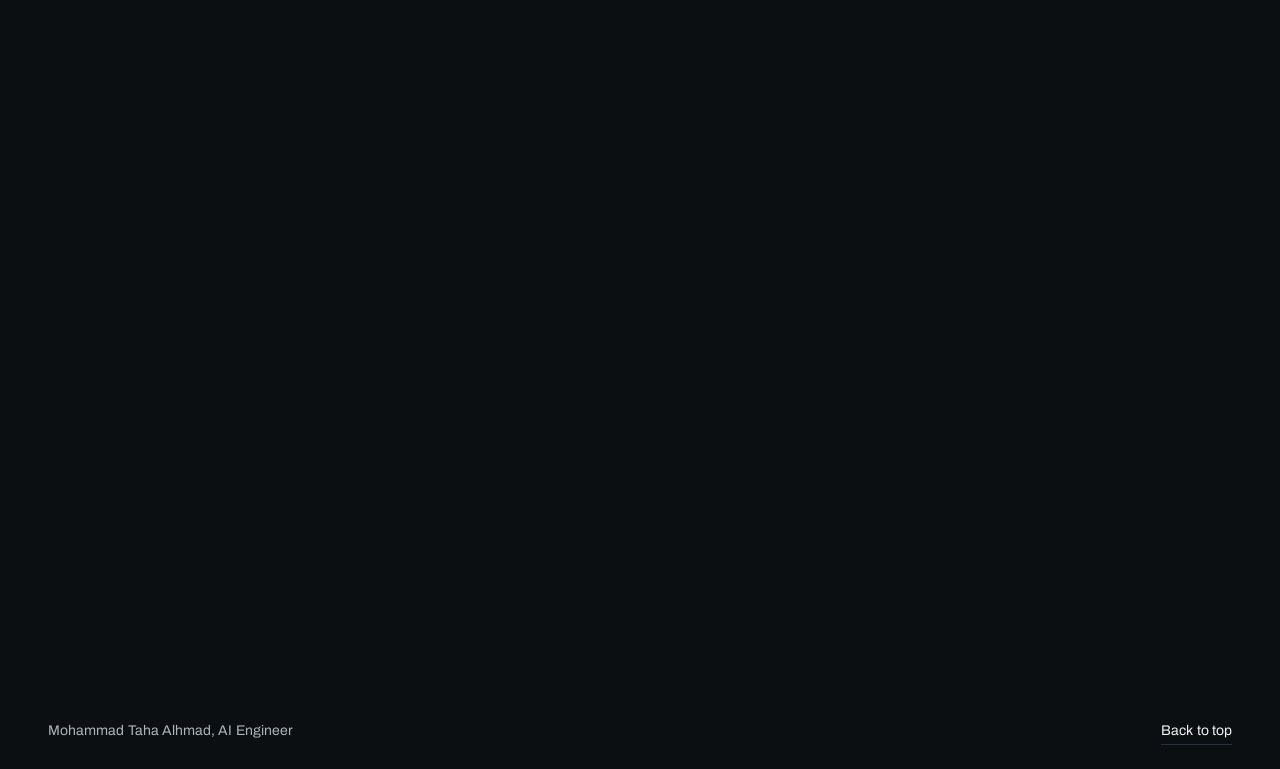
<file: case-studies/edusmartai.html>
<!doctype html>
<html lang="en">
<head>
<meta charset="utf-8">
<meta name="viewport" content="width=device-width, initial-scale=1">
<meta http-equiv="Content-Security-Policy" content="default-src &#x27;none&#x27;; style-src &#x27;self&#x27;; script-src &#x27;self&#x27;; font-src &#x27;self&#x27;; img-src &#x27;self&#x27;; base-uri &#x27;none&#x27;; connect-src https://api.web3forms.com; form-action https://api.web3forms.com">
<meta name="referrer" content="strict-origin-when-cross-origin">
<meta name="color-scheme" content="dark">
<meta name="theme-color" content="#0B0F12">
<title>EduSmartAI case study | Mohammad Taha Alhmad</title>
<meta name="description" content="An academic platform needed to warn about struggling students early, but its old 0.979 score relied on data only known after a course ended.">
<link rel="canonical" href="https://tahamohmadf19-dev.github.io/portfolio/case-studies/edusmartai.html">
<meta property="og:type" content="profile">
<meta property="og:title" content="EduSmartAI case study | Mohammad Taha Alhmad">
<meta property="og:description" content="An academic platform needed to warn about struggling students early, but its old 0.979 score relied on data only known after a course ended.">
<meta property="og:url" content="https://tahamohmadf19-dev.github.io/portfolio/case-studies/edusmartai.html">
<meta property="og:image" content="https://tahamohmadf19-dev.github.io/portfolio/assets/og.png">
<meta property="og:image:alt" content="Mohammad Taha Alhmad, AI Engineer.">
<meta name="twitter:card" content="summary_large_image">
<link rel="icon" href="../assets/favicon.svg" type="image/svg+xml">
<link rel="preload" href="../assets/fonts/archivo.woff2" as="font" type="font/woff2" crossorigin>
<link rel="preload" href="../assets/fonts/source-serif-4.woff2" as="font" type="font/woff2" crossorigin>
<link rel="stylesheet" href="../assets/site.css?v=89fe5c7b">
<script src="../assets/site.js?v=9ca0fa7e"></script>
</head>
<body>
<a class="skip" href="#main">Skip to content</a>
<header class="top">
  <div class="top-inner">
    <a class="home" href="../index.html"><span class="home-full">Mohammad Taha Alhmad</span><span class="home-short" aria-hidden="true">MTA</span></a>
    <button type="button" class="menu-btn" aria-expanded="false" aria-controls="site-nav">
      <span class="menu-icon" aria-hidden="true"><span></span><span></span></span>Menu
    </button>
    <nav id="site-nav" aria-label="Sections">
      <ul>
        <li><a href="../index.html#work">Work</a></li>
        <li><a href="../index.html#evidence">Evidence</a></li>
        <li><a href="../index.html#about">About</a></li>
        <li><a href="../index.html#experience">Experience</a></li>
        <li><a href="../index.html#contact">Contact</a></li><li class="nav-cv"><a href="../index.html#resume">Resume</a></li>
      </ul>
    </nav>
  </div>
</header>

<main id="main" class="case">
  <section class="case-head">
    <p class="crumb"><a class="ul" href="../index.html#edusmartai">Back to selected work</a></p>
    <div class="project-kicker"><p class="shows">Machine learning and secure backend</p><p class="state">Unmerged contribution</p></div>
    <h1 id="name">EduSmartAI</h1>
    <p class="statement">An academic platform needed to warn about struggling students early, but its old 0.979 score relied on data only known after a course ended.</p>
    <dl class="foot-facts">
      <div><dt>Status</dt><dd>Branch not merged. PR #7 was closed with no review.</dd></div>
      <div><dt>Source</dt><dd><a class="ul" href="https://github.com/tahamohmadf19-dev/EduSmartAI/tree/feature/prod-1" rel="noopener noreferrer">Read the branch</a></dd></div>
      <div><dt>Stack</dt><dd>Python, FastAPI, scikit-learn, SQLAlchemy, PostgreSQL, React</dd></div>
    </dl>
  </section>
  
  <section class="case-block" data-reveal aria-labelledby="role-title">
    <h2 id="role-title">My role</h2>
    <p class="case-text">EduSmartAI is a graduation project by @bahaaed07706, who built and owns it. He had already documented that the old 0.979 was inflated by leakage, and he wrote the retriever. My branch builds the replacement models and the backend hardening around them. Its commits credit an AI coding agent as co-author.</p>
  </section>
  <section class="case-block" aria-labelledby="path-title">
    <h2 id="path-title">How it works</h2>
    <div class="case-text"><p>This diagram follows the real path through the code. Select a stage to read what happens there. Stages marked with a diamond <span class="legend-mark" aria-hidden="true"></span> are control points, where the system checks, stops or waits for a person.</p></div>
    <div class="project case-panel" data-reveal><figure class="trace-wrap"><figcaption>One early-risk prediction</figcaption><ol class="trace"><li class="stage stage-store"><button type="button" class="stage-btn" aria-expanded="false" aria-controls="edusmartai-stage-0"><span class="stage-mark" aria-hidden="true"></span><span class="stage-name">Course activity</span><span class="sr">, data</span></button><div class="stage-note" id="edusmartai-stage-0"><p><span class="stage-kind">Data</span> Attendance, submissions and engagement records for each student and course.</p></div></li><li class="stage stage-gate"><button type="button" class="stage-btn" aria-expanded="false" aria-controls="edusmartai-stage-1"><span class="stage-mark" aria-hidden="true"></span><span class="stage-name">Temporal cut-off</span><span class="sr">, control point</span></button><div class="stage-note" id="edusmartai-stage-1"><p><span class="stage-kind">Control point</span> At day 14, 28 or 42, only events visible by that day are used, which avoids the leakage in the old evaluation.</p></div></li><li class="stage stage-gate"><button type="button" class="stage-btn" aria-expanded="false" aria-controls="edusmartai-stage-2"><span class="stage-mark" aria-hidden="true"></span><span class="stage-name">Group-aware validation</span><span class="sr">, control point</span></button><div class="stage-note" id="edusmartai-stage-2"><p><span class="stage-kind">Control point</span> StratifiedGroupKFold keeps each student on one side of every split, with a temporal holdout and bootstrap confidence intervals.</p></div></li><li class="stage stage-step"><button type="button" class="stage-btn" aria-expanded="false" aria-controls="edusmartai-stage-3"><span class="stage-mark" aria-hidden="true"></span><span class="stage-name">Early-risk model</span><span class="sr">, step</span></button><div class="stage-note" id="edusmartai-stage-3"><p><span class="stage-kind">Step</span> A scikit-learn pipeline per cut-off, trained so that scaling and encoding happen inside each fold.</p></div></li><li class="stage stage-gate"><button type="button" class="stage-btn" aria-expanded="false" aria-controls="edusmartai-stage-4"><span class="stage-mark" aria-hidden="true"></span><span class="stage-name">Train-serve parity</span><span class="sr">, control point</span></button><div class="stage-note" id="edusmartai-stage-4"><p><span class="stage-kind">Control point</span> Training and serving share one feature module, and tests check that they produce the same features.</p></div></li><li class="stage stage-step"><button type="button" class="stage-btn" aria-expanded="false" aria-controls="edusmartai-stage-5"><span class="stage-mark" aria-hidden="true"></span><span class="stage-name">Explanation</span><span class="sr">, step</span></button><div class="stage-note" id="edusmartai-stage-5"><p><span class="stage-kind">Step</span> Deterministic, rule-based explanations of which signals drove a prediction, with no model-generated text.</p></div></li><li class="stage stage-step"><button type="button" class="stage-btn" aria-expanded="false" aria-controls="edusmartai-stage-6"><span class="stage-mark" aria-hidden="true"></span><span class="stage-name">Intervention</span><span class="sr">, step</span></button><div class="stage-note" id="edusmartai-stage-6"><p><span class="stage-kind">Step</span> Staff can record and track actions taken for a flagged student.</p></div></li></ol></figure></div>
  </section>
  <section class="case-block" data-reveal aria-labelledby="decisions-title">
    <h2 id="decisions-title">Engineering decisions</h2>
    <ul class="case-list"><li>Reported that the day-14 model is close to chance, and called it insufficient for operational use, instead of tuning until it looked better.</li><li>Built replacement models after the project owner documented the leakage in the old 0.979.</li><li>Added server-side token revocation, audit logging and rate limiting to the backend.</li><li>Added a bilingual held-out RAG evaluation, Arabic right-to-left support and accessibility work.</li></ul>
  </section>
  <section class="case-block" data-reveal aria-labelledby="tested-title">
    <h2 id="tested-title">What was tested</h2>
    <ul class="case-list"><li>Retrained with scripts/train_early_risk.py on 2026-11-07.</li><li>ROC-AUC by cut-off: day 14, 0.5657. Day 28, 0.6769. Day 42, 0.7288.</li><li>Accuracy by cut-off: day 14, 0.5536. Day 28, 0.6444. Day 42, 0.6844.</li><li>Backend suite: 220 passed, 3 skipped, at commit 73583aa.</li></ul>
  </section>
  <section class="case-block" data-reveal aria-labelledby="limits-title">
    <h2 id="limits-title">Limits and open work</h2>
    <ul class="case-list"><li>The legacy 0.979 could not be reproduced, because a source file is not in the repository.</li><li>The branch is not part of the project&#x27;s main branch.</li><li>The retriever is by the project owner, and it is lexical, not semantic.</li><li>Live LLM answer quality was not evaluated. Frontend tests and the live PostgreSQL integration were not run.</li></ul>
  </section>
</main>
<footer class="foot">
  <div class="foot-inner">
    <p>Mohammad Taha Alhmad, AI Engineer</p>
    <a class="ul" href="#main">Back to top</a>
  </div>
</footer>
</body>
</html>
</file>
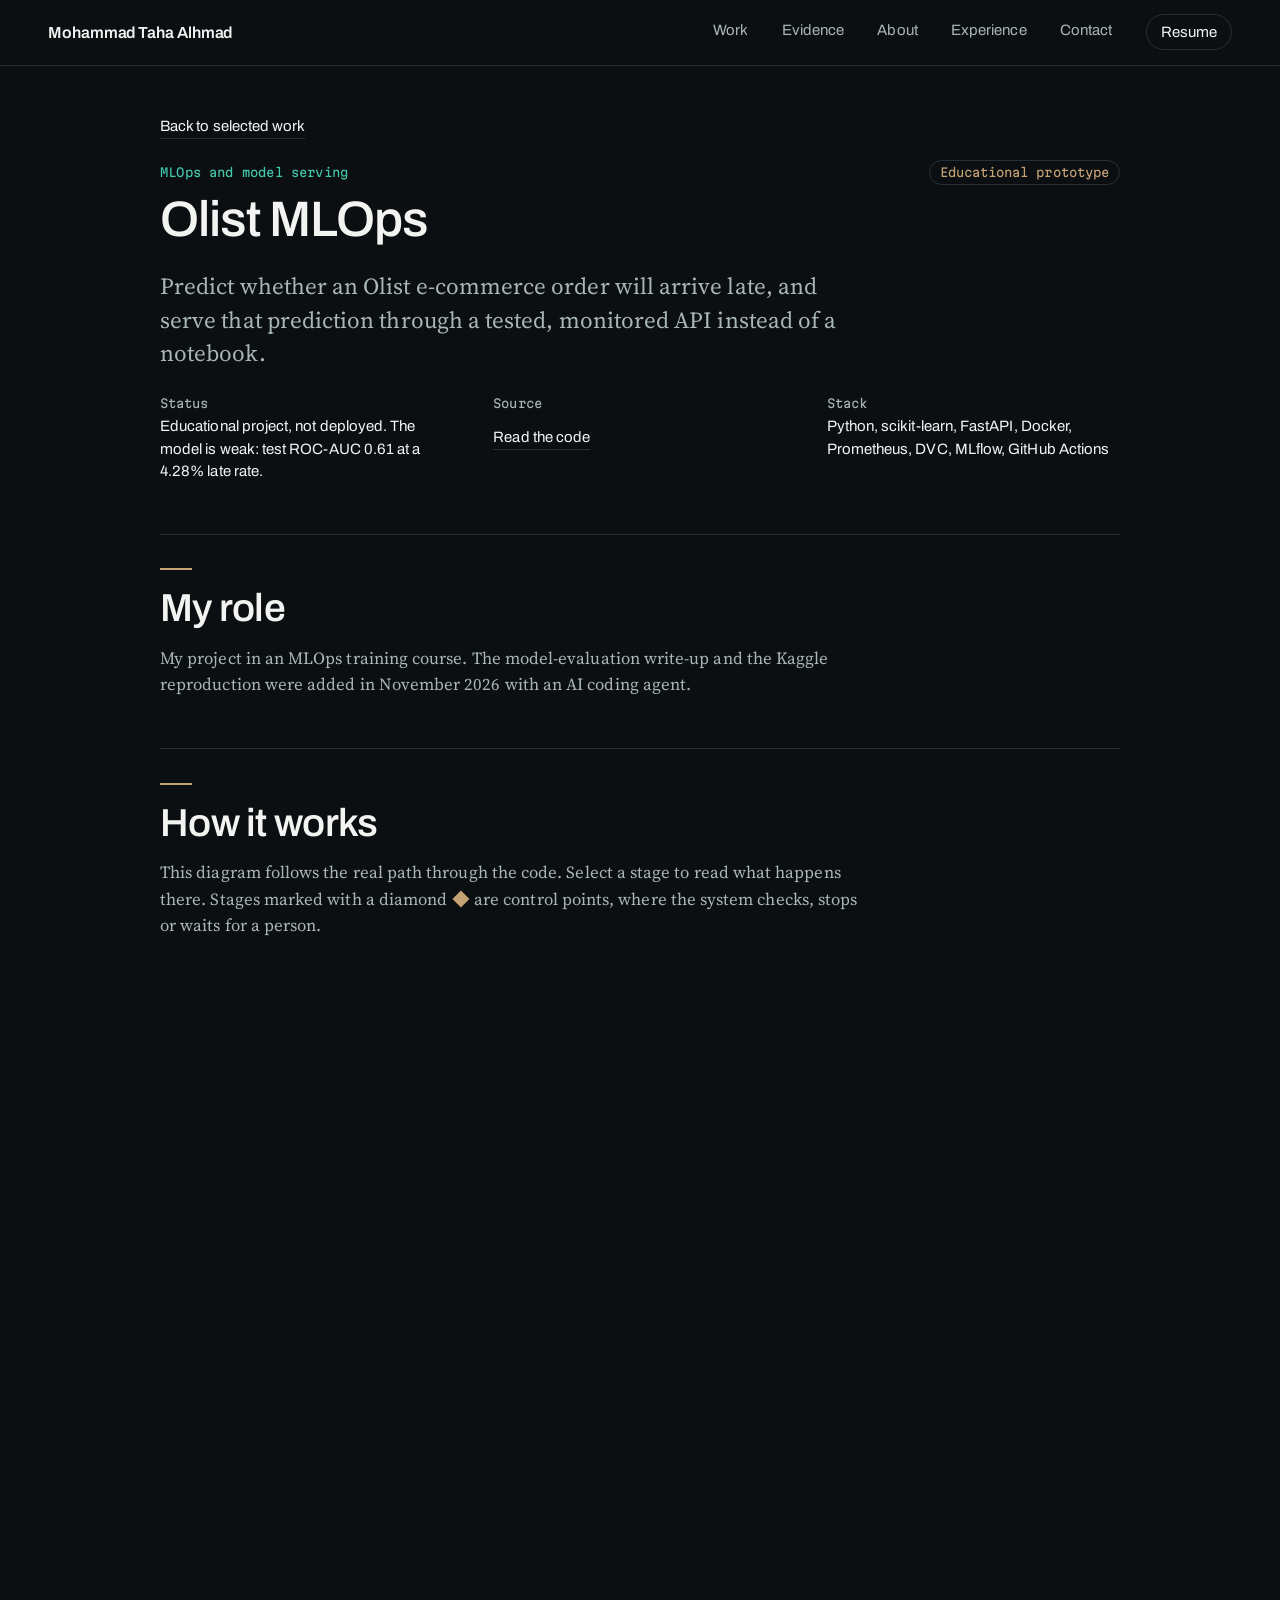
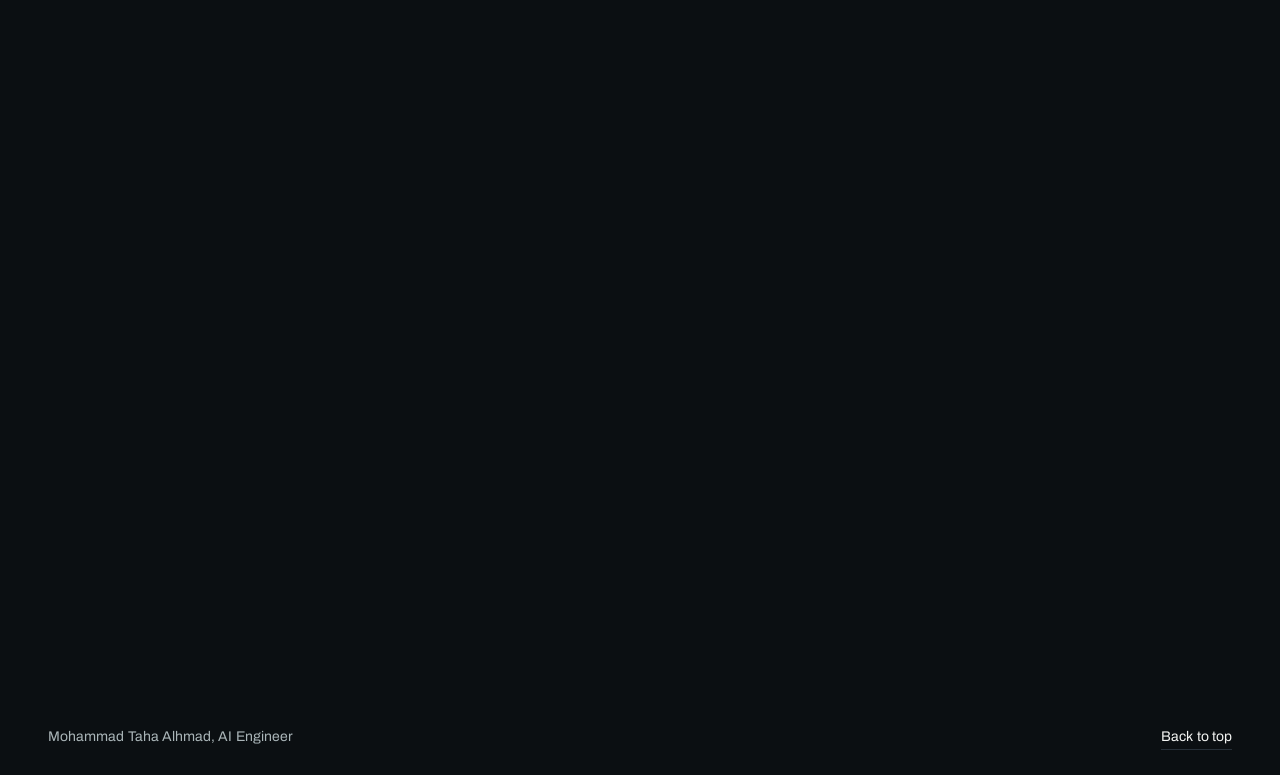
<file: case-studies/olist-mlops.html>
<!doctype html>
<html lang="en">
<head>
<meta charset="utf-8">
<meta name="viewport" content="width=device-width, initial-scale=1">
<meta http-equiv="Content-Security-Policy" content="default-src &#x27;none&#x27;; style-src &#x27;self&#x27;; script-src &#x27;self&#x27;; font-src &#x27;self&#x27;; img-src &#x27;self&#x27;; base-uri &#x27;none&#x27;; connect-src https://api.web3forms.com; form-action https://api.web3forms.com">
<meta name="referrer" content="strict-origin-when-cross-origin">
<meta name="color-scheme" content="dark">
<meta name="theme-color" content="#0B0F12">
<title>Olist MLOps case study | Mohammad Taha Alhmad</title>
<meta name="description" content="Predict whether an Olist e-commerce order will arrive late, and serve that prediction through a tested, monitored API instead of a notebook.">
<link rel="canonical" href="https://tahamohmadf19-dev.github.io/portfolio/case-studies/olist-mlops.html">
<meta property="og:type" content="profile">
<meta property="og:title" content="Olist MLOps case study | Mohammad Taha Alhmad">
<meta property="og:description" content="Predict whether an Olist e-commerce order will arrive late, and serve that prediction through a tested, monitored API instead of a notebook.">
<meta property="og:url" content="https://tahamohmadf19-dev.github.io/portfolio/case-studies/olist-mlops.html">
<meta property="og:image" content="https://tahamohmadf19-dev.github.io/portfolio/assets/og.png">
<meta property="og:image:alt" content="Mohammad Taha Alhmad, AI Engineer.">
<meta name="twitter:card" content="summary_large_image">
<link rel="icon" href="../assets/favicon.svg" type="image/svg+xml">
<link rel="preload" href="../assets/fonts/archivo.woff2" as="font" type="font/woff2" crossorigin>
<link rel="preload" href="../assets/fonts/source-serif-4.woff2" as="font" type="font/woff2" crossorigin>
<link rel="stylesheet" href="../assets/site.css?v=89fe5c7b">
<script src="../assets/site.js?v=9ca0fa7e"></script>
</head>
<body>
<a class="skip" href="#main">Skip to content</a>
<header class="top">
  <div class="top-inner">
    <a class="home" href="../index.html"><span class="home-full">Mohammad Taha Alhmad</span><span class="home-short" aria-hidden="true">MTA</span></a>
    <button type="button" class="menu-btn" aria-expanded="false" aria-controls="site-nav">
      <span class="menu-icon" aria-hidden="true"><span></span><span></span></span>Menu
    </button>
    <nav id="site-nav" aria-label="Sections">
      <ul>
        <li><a href="../index.html#work">Work</a></li>
        <li><a href="../index.html#evidence">Evidence</a></li>
        <li><a href="../index.html#about">About</a></li>
        <li><a href="../index.html#experience">Experience</a></li>
        <li><a href="../index.html#contact">Contact</a></li><li class="nav-cv"><a href="../index.html#resume">Resume</a></li>
      </ul>
    </nav>
  </div>
</header>

<main id="main" class="case">
  <section class="case-head">
    <p class="crumb"><a class="ul" href="../index.html#olist-mlops">Back to selected work</a></p>
    <div class="project-kicker"><p class="shows">MLOps and model serving</p><p class="state">Educational prototype</p></div>
    <h1 id="name">Olist MLOps</h1>
    <p class="statement">Predict whether an Olist e-commerce order will arrive late, and serve that prediction through a tested, monitored API instead of a notebook.</p>
    <dl class="foot-facts">
      <div><dt>Status</dt><dd>Educational project, not deployed. The model is weak: test ROC-AUC 0.61 at a 4.28% late rate.</dd></div>
      <div><dt>Source</dt><dd><a class="ul" href="https://github.com/tahamohmadf19-dev/olist-mlops-project" rel="noopener noreferrer">Read the code</a></dd></div>
      <div><dt>Stack</dt><dd>Python, scikit-learn, FastAPI, Docker, Prometheus, DVC, MLflow, GitHub Actions</dd></div>
    </dl>
  </section>
  
  <section class="case-block" data-reveal aria-labelledby="role-title">
    <h2 id="role-title">My role</h2>
    <p class="case-text">My project in an MLOps training course. The model-evaluation write-up and the Kaggle reproduction were added in November 2026 with an AI coding agent.</p>
  </section>
  <section class="case-block" aria-labelledby="path-title">
    <h2 id="path-title">How it works</h2>
    <div class="case-text"><p>This diagram follows the real path through the code. Select a stage to read what happens there. Stages marked with a diamond <span class="legend-mark" aria-hidden="true"></span> are control points, where the system checks, stops or waits for a person.</p></div>
    <div class="project case-panel" data-reveal><figure class="trace-wrap"><figcaption>One late-delivery prediction</figcaption><ol class="trace"><li class="stage stage-store"><button type="button" class="stage-btn" aria-expanded="false" aria-controls="olist-mlops-stage-0"><span class="stage-mark" aria-hidden="true"></span><span class="stage-name">Olist orders</span><span class="sr">, data</span></button><div class="stage-note" id="olist-mlops-stage-0"><p><span class="stage-kind">Data</span> Public Olist orders, items, payments and reviews, joined into one row per order.</p></div></li><li class="stage stage-gate"><button type="button" class="stage-btn" aria-expanded="false" aria-controls="olist-mlops-stage-1"><span class="stage-mark" aria-hidden="true"></span><span class="stage-name">Chronological split</span><span class="sr">, control point</span></button><div class="stage-note" id="olist-mlops-stage-1"><p><span class="stage-kind">Control point</span> Train, validation and test periods are split by purchase date, so the test period is later than anything used for fitting.</p></div></li><li class="stage stage-step"><button type="button" class="stage-btn" aria-expanded="false" aria-controls="olist-mlops-stage-2"><span class="stage-mark" aria-hidden="true"></span><span class="stage-name">Shared features</span><span class="sr">, step</span></button><div class="stage-note" id="olist-mlops-stage-2"><p><span class="stage-kind">Step</span> Deterministic feature code used by both the notebooks and the service; explicit future and target fields are blocked.</p></div></li><li class="stage stage-step"><button type="button" class="stage-btn" aria-expanded="false" aria-controls="olist-mlops-stage-3"><span class="stage-mark" aria-hidden="true"></span><span class="stage-name">Model and threshold</span><span class="sr">, step</span></button><div class="stage-note" id="olist-mlops-stage-3"><p><span class="stage-kind">Step</span> Logistic regression chosen on validation PR-AUC; the decision threshold is chosen on validation only.</p></div></li><li class="stage stage-gate"><button type="button" class="stage-btn" aria-expanded="false" aria-controls="olist-mlops-stage-4"><span class="stage-mark" aria-hidden="true"></span><span class="stage-name">Feature parity</span><span class="sr">, control point</span></button><div class="stage-note" id="olist-mlops-stage-4"><p><span class="stage-kind">Control point</span> A script compares the service&#x27;s features with the saved training matrix before a release.</p></div></li><li class="stage stage-step"><button type="button" class="stage-btn" aria-expanded="false" aria-controls="olist-mlops-stage-5"><span class="stage-mark" aria-hidden="true"></span><span class="stage-name">Inference API</span><span class="sr">, step</span></button><div class="stage-note" id="olist-mlops-stage-5"><p><span class="stage-kind">Step</span> FastAPI single and batch prediction endpoints with input checks and a model fingerprint in every response.</p></div></li><li class="stage stage-gate"><button type="button" class="stage-btn" aria-expanded="false" aria-controls="olist-mlops-stage-6"><span class="stage-mark" aria-hidden="true"></span><span class="stage-name">Monitoring</span><span class="sr">, control point</span></button><div class="stage-note" id="olist-mlops-stage-6"><p><span class="stage-kind">Control point</span> Prometheus metrics and alert rules; the drift check reports insufficient data below 200 scores instead of claiming no drift.</p></div></li></ol></figure></div>
  </section>
  <section class="case-block" data-reveal aria-labelledby="decisions-title">
    <h2 id="decisions-title">Engineering decisions</h2>
    <ul class="case-list"><li>Reported the weak test result (ROC-AUC 0.61, accuracy below an always-on-time baseline at the chosen threshold) instead of accuracy alone.</li><li>Chose the threshold on validation only and used the later test period once.</li><li>Documented the point-in-time leakage risk of historical aggregates instead of claiming real-time readiness.</li><li>Kept data and model files out of Git, tracked by DVC pointers, and stated that a fresh clone cannot serve predictions.</li></ul>
  </section>
  <section class="case-block" data-reveal aria-labelledby="tested-title">
    <h2 id="tested-title">What was tested</h2>
    <ul class="case-list"><li>172 tests in GitHub Actions (run 42863988828), reproduced from a fresh clone on 2026-11-14.</li><li>Kaggle re-run from raw data: test PR-AUC 0.06704 and ROC-AUC 0.6115, matching the saved bundle.</li><li>Validation ROC-AUC 0.746 and PR-AUC 0.125; test ROC-AUC 0.611 and PR-AUC 0.067 at a 4.28% late rate.</li></ul>
  </section>
  <section class="case-block" data-reveal aria-labelledby="limits-title">
    <h2 id="limits-title">Limits and open work</h2>
    <ul class="case-list"><li>Not verified for purchase-time inference: some aggregates may include later updates.</li><li>No DVC remote or published model, so a fresh clone runs the tests but cannot serve predictions.</li><li>No alert notification channel and no store joining predictions with outcomes.</li><li>The model&#x27;s predictive value is weak; the project&#x27;s value is the inference engineering.</li></ul>
  </section>
</main>
<footer class="foot">
  <div class="foot-inner">
    <p>Mohammad Taha Alhmad, AI Engineer</p>
    <a class="ul" href="#main">Back to top</a>
  </div>
</footer>
</body>
</html>
</file>
<file: assets/site.css>
/* Black and charcoal surfaces, with teal for actions and interaction. Gold marks control points and small details.
   The base styles below are complete and still. All motion is added in one block near the end of this file. */
@font-face {
  font-family: "Archivo";
  src: url("fonts/archivo.woff2") format("woff2");
  font-weight: 400 800;
  font-stretch: 75% 125%;
  font-display: swap;
}
@font-face {
  font-family: "Source Serif 4";
  src: url("fonts/source-serif-4.woff2") format("woff2");
  font-weight: 400 700;
  font-display: swap;
}
@font-face {
  font-family: "Martian Mono";
  src: url("fonts/martian-mono.woff2") format("woff2");
  font-weight: 400 600;
  font-display: swap;
}
@font-face {
  font-family: "Archivo Fallback";
  src: local("Arial");
  size-adjust: 100%;
}

:root {
  color-scheme: dark;
  /* The owner's palette. */
  --bg: #0B0F12;
  --bg-2: #10171B;
  --surface: #151D22;
  --line: #273039;
  --text: #F3F4F2;
  --text-2: #AAB5B8;
  --accent: #42C8AD;
  --gold: #C4A274;
  /* Derived from it, for hover and for text on the accent color. */
  --accent-hover: #63D6BF;
  --on-accent: #0B0F12;
  /* Form errors only. */
  --danger: #F0A090;

  --sans: "Archivo", "Archivo Fallback", Arial, sans-serif;
  --serif: "Source Serif 4", Georgia, serif;
  --mono: "Martian Mono", Consolas, monospace;
  --gutter: clamp(1.25rem, 4vw, 3rem);
  --page: min(100% - 2 * var(--gutter), 77.5rem);
  --section: clamp(4rem, 7.5vw, 7rem);
  --ease: cubic-bezier(0.2, 0.7, 0.2, 1);
}

*, *::before, *::after { box-sizing: border-box; }
html { -webkit-text-size-adjust: 100%; background: var(--bg); scroll-padding-top: 5rem; }
body {
  margin: 0;
  background: var(--bg);
  color: var(--text);
  font: 400 1rem/1.6 var(--sans);
  letter-spacing: 0.004em;
  overflow-wrap: break-word;
}
h1, h2, h3, h4, p, ul, ol, dl, dd, figure { margin: 0; padding: 0; }
ul, ol { list-style: none; }
img { display: block; max-width: 100%; height: auto; }
a { color: var(--accent); }
::selection { background: rgb(66 200 173 / 0.28); }
:focus-visible { outline: 2px solid var(--accent); outline-offset: 3px; border-radius: 4px; }
.sr {
  position: absolute; width: 1px; height: 1px; overflow: hidden;
  clip-path: inset(50%); white-space: nowrap;
}
.skip {
  position: absolute; left: var(--gutter); top: -4rem; z-index: 40;
  padding: 0.6rem 1rem; border-radius: 6px;
  background: var(--accent); color: var(--on-accent);
  font-weight: 600;
}
.skip:focus { top: 0.5rem; }

/* An underline that draws in the accent color on hover. It sits on a quiet resting line. */
.ul {
  color: var(--text);
  text-decoration: none;
  background-image: linear-gradient(var(--accent), var(--accent)), linear-gradient(var(--line), var(--line));
  background-position: 0 calc(100% - 0.55rem);
  background-repeat: no-repeat;
  background-size: 0 1px, 100% 1px;
}
.ul:hover, .ul:focus-visible { background-size: 100% 1px, 100% 1px; color: var(--accent-hover); }

/* Shared type */
h1, h2, h3, h4 { font-family: var(--sans); color: var(--text); text-wrap: balance; }
h2 { font-size: clamp(1.75rem, 1.4rem + 1.3vw, 2.5rem); font-weight: 560; line-height: 1.14; letter-spacing: -0.018em; }
h2::before {
  content: ""; display: block; width: 2rem; height: 2px; margin-bottom: 1rem;
  background: var(--gold); transform-origin: left center;
}
.shows, .fact dt, .hero-note, .stage-kind, .trace-wrap figcaption, .path figcaption, .job-dates, .index-shows, .index-title, .stack-line {
  font-family: var(--mono);
  font-size: 0.75rem;
  font-weight: 400;
  line-height: 1.6;
  letter-spacing: 0.015em;
}

/* Header */
.top {
  position: sticky; top: 0; z-index: 30;
  background: var(--bg);
  border-bottom: 1px solid var(--line);
}
.top-inner {
  position: relative;
  display: flex; justify-content: space-between; align-items: center; gap: 1rem;
  width: var(--page); margin-inline: auto; padding-block: 0.5rem;
}
.home-short { display: none; }
.home { display: inline-flex; align-items: center; min-height: 44px; color: var(--text); font-weight: 600; letter-spacing: -0.005em; text-decoration: none; }
.top nav ul { display: flex; flex-wrap: wrap; column-gap: clamp(1.25rem, 2.6vw, 2.25rem); }
.top nav a {
  position: relative;
  display: inline-flex; align-items: center; min-height: 44px;
  color: var(--text-2); font-size: 0.9375rem; text-decoration: none;
}
.top nav a::after {
  content: ""; position: absolute; left: 0; right: 0; bottom: 0.45rem; height: 1px;
  background: var(--accent); transform: scaleX(0); transform-origin: left center;
}
.top nav a:hover, .top nav a[aria-current] { color: var(--text); }
.top nav a:hover::after, .top nav a[aria-current]::after { transform: scaleX(1); }
.menu-btn {
  display: none;
  align-items: center; gap: 0.625rem;
  min-height: 44px; padding: 0 0.875rem;
  background: var(--surface); border: 1px solid var(--line); border-radius: 8px;
  color: var(--text); font: 500 0.9375rem var(--sans); cursor: pointer;
}
.menu-icon { position: relative; display: block; width: 1rem; height: 0.625rem; }
.menu-icon span { position: absolute; left: 0; right: 0; height: 1.5px; background: currentColor; }
.menu-icon span:first-child { top: 0; }
.menu-icon span:last-child { bottom: 0; }
.menu-btn[aria-expanded="true"] .menu-icon span:first-child { transform: translateY(0.28rem) rotate(45deg); }
.menu-btn[aria-expanded="true"] .menu-icon span:last-child { transform: translateY(-0.28rem) rotate(-45deg); }

/* Hero */
/* Only the sides are clipped, so the light fades into the next section instead of ending at a hard edge. */
.hero { position: relative; overflow-x: clip; }
/* Two faint pools of light. They are the only large soft shapes on the page. */
.hero::before, .hero::after { content: ""; position: absolute; z-index: 0; border-radius: 50%; pointer-events: none; }
.hero::before {
  top: -22rem; right: -10rem; width: 52rem; height: 52rem;
  background: radial-gradient(closest-side, rgb(66 200 173 / 0.1), rgb(66 200 173 / 0));
}
.hero::after {
  bottom: -26rem; left: -14rem; width: 46rem; height: 46rem;
  background: radial-gradient(closest-side, rgb(196 162 116 / 0.06), rgb(196 162 116 / 0));
}
.hero-grid {
  position: relative; z-index: 1;
  display: grid;
  grid-template-columns: minmax(0, 1fr) clamp(18rem, 26vw, 23rem);
  gap: 2rem clamp(2.5rem, 6.5vw, 6.5rem);
  align-items: center;
  width: var(--page);
  margin-inline: auto;
  padding-block: clamp(1.75rem, 2.6vw, 2.5rem) clamp(1.75rem, 2.4vw, 2.25rem);
}
h1 {
  font-size: clamp(2.125rem, 1.6rem + 1.9vw, 3.25rem);
  font-weight: 540;
  line-height: 1.08;
  letter-spacing: -0.02em;
}
.role {
  margin-top: 0.625rem;
  color: var(--accent);
  font-size: clamp(1.125rem, 1.05rem + 0.35vw, 1.375rem);
  font-weight: 500;
  line-height: 1.3;
}
.statement {
  margin-top: clamp(1.125rem, 1.8vw, 1.5rem);
  max-width: 31em;
  color: var(--text-2);
  font: 400 clamp(1.1875rem, 1.05rem + 0.5vw, 1.4375rem)/1.45 var(--serif);
}
.actions { display: flex; flex-wrap: wrap; gap: 0.75rem; margin-top: clamp(1.5rem, 2.4vw, 2rem); }
.btn {
  display: inline-flex; align-items: center; justify-content: center; gap: 0.625rem;
  min-height: 3.125rem; padding: 0.5rem 1.5rem;
  background: var(--surface);
  border: 1px solid var(--line); border-radius: 8px;
  color: var(--text); text-decoration: none;
  font-weight: 600; line-height: 1.2;
}
.btn:hover { border-color: var(--accent); color: var(--accent-hover); }
.btn.btn-primary { background: var(--accent); border-color: var(--accent); color: var(--on-accent); }
.btn.btn-primary:hover { background: var(--accent-hover); border-color: var(--accent-hover); color: var(--on-accent); }
.hero-links { display: flex; flex-wrap: wrap; column-gap: 1.5rem; margin-top: 0.625rem; font-size: 0.9375rem; font-weight: 500; }
.hero-links a, .contact-links a { display: inline-flex; align-items: center; min-height: 44px; }
.stack-line {
  display: flex; flex-wrap: wrap; gap: 0.1rem 1.1rem;
  margin-top: 0.875rem;
  color: var(--text-2);
  line-height: 1.8;
}

/* Portrait */
.frame {
  position: relative;
  padding: 0.625rem;
  background: var(--surface);
  border: 1px solid var(--line);
  border-radius: 18px;
  box-shadow: 0 36px 70px -48px rgb(66 200 173 / 0.4);
}
.frame::before, .frame::after {
  content: ""; position: absolute; width: 1.5rem; height: 1.5rem; pointer-events: none;
  border: 0 solid var(--gold);
}
.frame::before { top: -1px; left: -1px; border-width: 1px 0 0 1px; border-top-left-radius: 18px; }
.frame::after { right: -1px; bottom: -1px; border-width: 0 1px 1px 0; border-bottom-right-radius: 18px; }
.frame picture, .frame-empty { display: block; overflow: hidden; border-radius: 11px; }
.frame img { width: 100%; aspect-ratio: 4 / 5; object-fit: cover; object-position: 50% 20%; }
/* Shown only until the formal portrait is supplied. The strict build refuses to publish this state. */
.frame-empty {
  display: flex; flex-direction: column; align-items: center; justify-content: center; gap: 0.75rem;
  aspect-ratio: 4 / 5;
  background: var(--bg-2);
  text-align: center;
}
.frame-mono { color: var(--line); font-size: clamp(3rem, 2.5rem + 3vw, 5.5rem); font-weight: 500; line-height: 1; letter-spacing: 0.02em; }
.frame-text { padding-inline: 1rem; color: var(--text-2); font: 400 0.75rem/1.6 var(--mono); }
.hero-note { margin-top: 0.75rem; color: var(--text-2); text-align: center; }

/* The path of one real message, in the hero */
.path {
  grid-column: 1 / -1;
  padding-top: 1.25rem;
  border-top: 1px solid var(--line);
}
.path figcaption { display: flex; flex-wrap: wrap; justify-content: space-between; gap: 0 1.5rem; color: var(--text-2); }
.path figcaption a { display: inline-flex; align-items: center; min-height: 44px; margin-block: -0.75rem; font-family: var(--sans); font-size: 0.875rem; font-weight: 500; }
.path-track { position: relative; margin-top: 0.875rem; }
.path ol { display: grid; grid-template-columns: repeat(7, minmax(0, 1fr)); }
.path li { position: relative; display: flex; flex-direction: column; gap: 0.5rem; padding-right: 0.5rem; color: var(--text-2); font-size: 0.875rem; line-height: 1.25; }
.path li::before { content: ""; position: absolute; left: 0; right: 0; top: 0.45rem; height: 1px; background: var(--line); }
.path li:last-child::before { display: none; }
.path-mark {
  position: relative; z-index: 1; display: block;
  width: 0.9rem; height: 0.9rem;
  background: var(--bg); border: 1.5px solid var(--text-2); border-radius: 50%;
}
.path .stage-store .path-mark { border-radius: 2px; }
.path .stage-gate .path-mark { width: 0.7rem; height: 0.7rem; margin: 0.1rem; background: var(--gold); border-color: var(--gold); border-radius: 1px; transform: rotate(45deg); }
.path-pulse {
  position: absolute; left: 0; top: 0.45rem; z-index: 2;
  width: calc(100% * 6 / 7); height: 1px;
  opacity: 0; pointer-events: none;
}
.path-pulse::before {
  content: ""; position: absolute; left: -0.25rem; top: -0.25rem;
  width: 0.5rem; height: 0.5rem; border-radius: 50%;
  background: var(--accent); box-shadow: 0 0 0.75rem rgb(66 200 173 / 0.8);
}

/* A hairline grid: one card divided by 1px gaps. Used for the project index and for how I work. */
.index, .work { width: var(--page); margin-inline: auto; position: relative; z-index: 1; }
.index-title { margin-bottom: 0.75rem; color: var(--text-2); }
.index ul, .approach ul {
  display: grid;
  gap: 1px;
  overflow: hidden;
  background: var(--line);
  border: 1px solid var(--line);
  border-radius: 12px;
}
.index ul { grid-template-columns: repeat(4, minmax(0, 1fr)); }
.index li { display: flex; background: var(--surface); }
.index a { position: relative; flex: 1; display: block; padding: 1.125rem 2.5rem 1.25rem 1.25rem; color: var(--text); text-decoration: none; }
.index a:focus-visible { outline-offset: -4px; }
.index a::after { content: "\2192"; position: absolute; right: 1.25rem; top: 1.125rem; color: var(--text-2); line-height: 1.3; }
.index a:hover { background: var(--bg-2); }
.index a:hover .index-name, .index a:hover::after { color: var(--accent-hover); }
.index-name { display: block; font-size: 1.0625rem; font-weight: 560; line-height: 1.3; letter-spacing: -0.008em; }
.index-shows { display: block; margin-top: 0.25rem; color: var(--text-2); }

/* Work */
.work { padding-top: var(--section); }
.section-head { display: grid; grid-template-columns: minmax(0, 4fr) minmax(0, 8fr); gap: 1rem clamp(2rem, 4vw, 3.5rem); align-items: end; margin-bottom: clamp(2rem, 3.5vw, 3rem); }
.section-head p { max-width: 38em; color: var(--text-2); font: 400 1.125rem/1.5 var(--serif); }
.legend-mark { display: inline-block; width: 0.7em; height: 0.7em; margin: 0 0.2em; background: var(--gold); transform: rotate(45deg); }

.project {
  --col-gap: clamp(1.5rem, 2.8vw, 2.5rem);
  position: relative;
  isolation: isolate;
  padding: clamp(1.25rem, 3.2vw, 2.75rem);
  background: var(--surface);
  border: 1px solid var(--line);
  border-radius: 16px;
}
/* A soft light that follows the pointer. Its position is set by site.js. */
.project::before {
  content: ""; position: absolute; inset: 0; z-index: -1; border-radius: inherit; opacity: 0; pointer-events: none;
  background: radial-gradient(28rem circle at var(--mx, 50%) var(--my, 0%), rgb(66 200 173 / 0.07), rgb(66 200 173 / 0));
}
.project + .project { margin-top: clamp(1.5rem, 2.6vw, 2.25rem); }
.shows { color: var(--accent); }
.project h3 { margin-top: 0.5rem; font-size: clamp(1.5rem, 1.25rem + 0.9vw, 2rem); font-weight: 560; line-height: 1.14; letter-spacing: -0.016em; }
.purpose { margin-top: 0.875rem; color: var(--text-2); font: 400 1.125rem/1.5 var(--serif); }

/* System trace: the signature of the page. */
.trace-wrap {
  padding: clamp(1.25rem, 2.2vw, 1.75rem);
  background: var(--bg);
  border: 1px solid var(--line);
  border-radius: 12px;
}
.trace-wrap figcaption { color: var(--text-2); }
.trace { display: grid; grid-template-columns: repeat(7, minmax(0, 1fr)); margin-top: 1.125rem; }
.stage { display: contents; }
.stage-btn {
  position: relative;
  grid-row: 1;
  display: flex; flex-direction: column; align-items: flex-start; gap: 0.625rem;
  min-height: 44px;
  padding: 0 0.25rem 1rem 0;
  background: none; border: 0; cursor: pointer; text-align: left;
  color: var(--text-2);
  font: 500 0.875rem/1.25 var(--sans);
}
.stage-btn::before {
  content: ""; position: absolute; left: 0; right: 0; top: 0.6rem; height: 2px; background: var(--accent);
  transform-origin: left center;
}
.stage:last-child .stage-btn::before { right: auto; width: 1.2rem; }
.stage-mark {
  position: relative; z-index: 1;
  width: 1.2rem; height: 1.2rem;
  background: var(--bg); border: 2px solid var(--text-2); border-radius: 50%;
}
.stage-store .stage-mark { border-radius: 3px; }
.stage-gate .stage-mark {
  width: 0.9rem; height: 0.9rem; margin: 0.15rem;
  background: var(--gold); border-color: var(--gold); border-radius: 1px;
  transform: rotate(45deg);
}
.stage-name { display: block; }
/* The ring wraps the name, because a ring on the whole button would cover the next stage's name. */
.stage-btn:focus-visible { outline: none; }
.stage-btn:focus-visible .stage-name { outline: 2px solid var(--accent); outline-offset: 3px; border-radius: 3px; }
.stage-btn:hover { color: var(--text); }
.is-open .stage-btn { color: var(--text); }
.is-open .stage-name { font-weight: 600; }
.is-open .stage-mark { box-shadow: 0 0 0 3px var(--bg), 0 0 0 4.5px var(--text); }
.stage:not(.stage-gate).is-open .stage-mark { background: var(--text); border-color: var(--text); }
.stage-note { grid-column: 1 / -1; grid-row: 2; }
.stage-note p { max-width: 46em; color: var(--text); font-size: 0.9375rem; line-height: 1.55; }
.stage-kind { display: block; margin-bottom: 0.25rem; color: var(--text-2); }
.stage-gate .stage-kind { color: var(--gold); }
/* Hidden notes keep their space, so the panel does not jump when another stage opens. */
.js .stage-note { visibility: hidden; padding-top: 1rem; border-top: 1px solid var(--line); }
.js .is-open .stage-note { visibility: visible; }

/* Without JavaScript: a plain list with every note visible. */
html:not(.js) .trace { grid-template-columns: minmax(0, 1fr); row-gap: 0.25rem; }
html:not(.js) .stage { display: block; }
html:not(.js) .stage-btn { cursor: default; flex-direction: row; align-items: center; padding-bottom: 0.25rem; color: var(--text); }
html:not(.js) .stage-btn::before { display: none; }
html:not(.js) .stage-note { padding: 0 0 0.75rem 2rem; }
html:not(.js) .menu-btn { display: none; }

/* A project card: the problem, then four cells, then status and the way in. */
.project-kicker { display: flex; flex-wrap: wrap; justify-content: space-between; align-items: center; gap: 0.25rem 1rem; }
.state {
  padding: 0.125rem 0.625rem;
  border: 1px solid var(--line); border-radius: 999px;
  color: var(--gold);
  font: 400 0.75rem/1.6 var(--mono);
}
.project-head .purpose { max-width: 44em; }
.media { margin-top: 1.5rem; }
.media img { width: 100%; border: 1px solid var(--line); border-radius: 10px; }
.media figcaption { margin-top: 0.5rem; color: var(--text-2); font: 400 0.75rem/1.6 var(--mono); }
.cells {
  display: grid; grid-template-columns: repeat(2, minmax(0, 1fr)); gap: 1px;
  margin-top: 1.75rem; overflow: hidden;
  background: var(--line); border: 1px solid var(--line); border-radius: 12px;
}
.cell { padding: 1.25rem; background: var(--bg-2); }
.cell h4 { font-size: 0.9375rem; font-weight: 600; }
.cell ul { margin-top: 0.5rem; }
.cell li, .cell p { color: var(--text-2); font-size: 0.9375rem; line-height: 1.5; }
.cell p { margin-top: 0.5rem; }
.cell li { padding: 0.3rem 0; }
.cell .stack { color: var(--text); }
.tag {
  display: inline-block; margin-right: 0.25rem; padding: 0 0.4375rem;
  border: 1px solid var(--line); border-radius: 4px;
  font: 400 0.6875rem/1.5 var(--mono);
  white-space: nowrap;
}
.tag-ran { border-color: var(--accent); color: var(--accent); }
.tag-code { color: var(--text); }
.tag-doc { color: var(--text-2); }
.tag-gap { border-color: var(--gold); color: var(--gold); }
.project-foot {
  display: flex; flex-wrap: wrap; justify-content: space-between; align-items: center; gap: 1rem 2rem;
  margin-top: 1.5rem;
}
.foot-facts { display: flex; flex-wrap: wrap; gap: 0.5rem 2.5rem; flex: 1 1 24rem; }
.foot-facts div { flex: 1 1 14rem; }
.foot-facts dt { color: var(--text-2); font: 400 0.75rem/1.6 var(--mono); }
.foot-facts dd { margin-top: 0.1rem; font-size: 0.9375rem; line-height: 1.5; }
.foot-facts a { display: inline-flex; align-items: center; min-height: 44px; }
.project-foot .btn { flex: none; }
.section-note p { max-width: 38em; color: var(--text-2); font: 400 1.125rem/1.5 var(--serif); }
.legend { display: flex; flex-wrap: wrap; gap: 0.25rem 1.5rem; margin-top: 0.75rem; color: var(--text-2); font-size: 0.875rem; line-height: 1.6; }
.section-head p { max-width: none; }

/* Case study pages */
.case { width: var(--page); max-width: 60rem; margin-inline: auto; padding-bottom: 3rem; }
.case-head { padding-top: clamp(1.5rem, 3vw, 2.5rem); }
.crumb { display: flex; min-height: 44px; align-items: center; margin-bottom: 0.75rem; }
.crumb a { display: inline-flex; align-items: center; min-height: 44px; font-size: 0.9375rem; }
.case-head h1 { margin-top: 0.5rem; }
.case-head .foot-facts { margin-top: 1.5rem; }
.case-block { margin-top: clamp(2.25rem, 4vw, 3.5rem); padding-top: clamp(1.5rem, 2.6vw, 2.25rem); border-top: 1px solid var(--line); }
.case-text { margin-top: 0.875rem; max-width: 42em; color: var(--text-2); font: 400 1.0625rem/1.55 var(--serif); }
.case-list { margin-top: 0.75rem; max-width: 46em; }
.case-list li { position: relative; padding: 0.4375rem 0 0.4375rem 1rem; color: var(--text-2); line-height: 1.55; }
.case-list li::before { content: ""; position: absolute; left: 0; top: 1.1em; width: 0.4em; height: 1px; background: var(--accent); }
.case-panel { margin-top: 1.25rem; padding: 0; border: 0; background: none; }

.more { margin-top: clamp(2.5rem, 4vw, 3.5rem); }
.more h3 { font-size: 1.25rem; font-weight: 560; letter-spacing: -0.01em; }
.more ul { display: grid; grid-template-columns: repeat(3, minmax(0, 1fr)); gap: 1rem clamp(1.5rem, 2.8vw, 2.5rem); margin-top: 0.75rem; align-items: start; }
.more li { padding-top: 0.75rem; border-top: 1px solid var(--line); }
.more-name { display: inline-flex; align-items: center; min-height: 44px; font-weight: 600; line-height: 1.25; }
.more li p { margin-top: 0.375rem; color: var(--text-2); font-size: 0.9375rem; line-height: 1.5; }
.more .more-status { font-size: 0.875rem; }
.more li .media { margin: 0.25rem 0 0.75rem; }

/* Sections alternate between the two background values. */
.band { margin-top: var(--section); padding-block: clamp(3.5rem, 6vw, 5.5rem); }
.band + .band { margin-top: 0; }
.band-alt { background: var(--bg-2); border-block: 1px solid var(--line); }
.band-inner {
  display: grid; grid-template-columns: minmax(0, 4fr) minmax(0, 8fr);
  gap: 1.25rem clamp(2rem, 4vw, 3.5rem);
  width: var(--page); margin-inline: auto;
}
.about-text p { max-width: 36em; font: 400 clamp(1.125rem, 1.05rem + 0.3vw, 1.3125rem)/1.5 var(--serif); }
.about-text p + p { margin-top: 1em; }
.approach { grid-column: 2; margin-top: 1rem; }
.approach-title { font-size: 1.0625rem; font-weight: 600; }
.approach ul { grid-template-columns: repeat(2, minmax(0, 1fr)); margin-top: 0.875rem; }
.approach li { padding: 1.25rem; background: var(--surface); }
.approach li h3 { font-size: 1rem; font-weight: 600; }
.approach li p { margin-top: 0.3rem; color: var(--text-2); font-size: 0.9375rem; line-height: 1.5; }
.approach li p a { color: var(--accent); text-underline-offset: 0.2em; text-decoration-thickness: 1px; }
.approach li p a:hover { color: var(--accent-hover); }

.skill-group { display: grid; grid-template-columns: minmax(0, 13rem) minmax(0, 1fr); gap: 0.25rem 1.5rem; padding-block: 0.875rem; border-top: 1px solid var(--line); }
.skill-group:first-child { border-top: 0; padding-top: 0; }
.skill-group h3 { font-size: 0.9375rem; font-weight: 600; line-height: 1.5; }
.skill-group ul { display: flex; flex-wrap: wrap; gap: 0 1.1rem; color: var(--text-2); font-size: 0.9375rem; line-height: 1.6; }

.job + .job { margin-top: 1.75rem; padding-top: 1.75rem; border-top: 1px solid var(--line); }
.job header { display: flex; justify-content: space-between; align-items: baseline; flex-wrap: wrap; gap: 0.25rem 1.5rem; }
.job h3 { font-size: clamp(1.125rem, 1.05rem + 0.3vw, 1.3125rem); font-weight: 560; line-height: 1.25; letter-spacing: -0.01em; }
.job-meta { flex-basis: 100%; order: 3; color: var(--text-2); font-size: 0.9375rem; line-height: 1.5; }
.job-dates { color: var(--gold); white-space: nowrap; }
.job-lead { margin-top: 0.75rem; color: var(--text-2); font-size: 0.9375rem; }
.job-pending { margin-top: 0.75rem; color: var(--text-2); font-size: 0.875rem; }
.job ul { margin-top: 0.625rem; }
.job li { position: relative; max-width: 44em; padding: 0.25rem 0 0.25rem 1rem; color: var(--text-2); line-height: 1.55; }
.job li::before { content: ""; position: absolute; left: 0; top: 0.95em; width: 0.4em; height: 1px; background: var(--accent); }

.degree { font-size: clamp(1.125rem, 1.05rem + 0.3vw, 1.3125rem); font-weight: 560; line-height: 1.25; letter-spacing: -0.01em; }
.degree-meta { margin-top: 0.15rem; color: var(--text-2); font-size: 0.9375rem; }
.cert-title { margin-top: 2rem; font-size: 0.9375rem; font-weight: 600; }
.certs { margin-top: 0.625rem; }
.certs li { display: grid; grid-template-columns: minmax(0, 1.1fr) minmax(0, 1fr); gap: 0.1rem 1.5rem; padding: 0.625rem 0; border-top: 1px solid var(--line); font-size: 0.9375rem; line-height: 1.45; align-items: center; }
.cert-meta { color: var(--text-2); }
/* The tap area stays 44px, and the negative margin keeps linked rows the same height as plain ones. */
.cert-name a { display: inline-flex; align-items: center; min-height: 44px; margin-block: -0.6rem; }

/* Contact and footer */
.contact-line { color: var(--text-2); font: 400 1.125rem/1.5 var(--serif); }
.contact-mail { margin-top: 0.75rem; font-size: clamp(1.25rem, 1.05rem + 1vw, 1.875rem); font-weight: 500; line-height: 1.2; letter-spacing: -0.012em; }
.contact-mail a { display: inline-flex; align-items: center; min-height: 44px; background-position: 0 100%; }
.contact-links { display: flex; flex-wrap: wrap; column-gap: 1.5rem; margin-top: 0.75rem; font-size: 0.9375rem; font-weight: 500; }
.foot-inner {
  display: flex; justify-content: space-between; align-items: center; flex-wrap: wrap; gap: 0.25rem 1.5rem;
  width: var(--page); margin-inline: auto; padding-block: 1rem;
  color: var(--text-2); font-size: 0.875rem;
}
.foot-inner a { display: inline-flex; align-items: center; min-height: 44px; }

/* ---- 2026-11 redesign: hero kicker, resume actions, verified figures, evidence figures ---- */
.hero-kicker {
  display: inline-flex; align-items: center; gap: 0.625rem;
  margin-bottom: 1.125rem; padding: 0.3rem 0.875rem 0.3rem 0.7rem;
  border: 1px solid var(--line); border-radius: 999px;
  background: var(--bg-2);
  color: var(--text-2); font: 400 0.75rem/1.5 var(--mono); letter-spacing: 0.015em;
}
.status-dot { position: relative; flex: none; width: 0.5rem; height: 0.5rem; border-radius: 50%; background: var(--accent); }
.status-dot::after { content: ""; position: absolute; inset: -0.25rem; border-radius: 50%; border: 1px solid var(--accent); opacity: 0.45; }
.top nav .nav-cv a {
  padding-inline: 0.875rem; margin-block: 0.4rem; min-height: 36px;
  border: 1px solid var(--line); border-radius: 999px; color: var(--text);
}
.top nav .nav-cv a::after { display: none; }
.top nav .nav-cv a:hover { border-color: var(--accent); color: var(--accent-hover); }

.btn-cv { gap: 0.75rem; }
.cv-role { color: var(--accent); }
.btn-cv:hover .cv-role { color: var(--accent-hover); }
/* A download glyph drawn with borders, so it needs no image or inline SVG. */
.cv-icon { position: relative; flex: none; width: 0.875rem; height: 1rem; }
.cv-icon::before {
  content: ""; position: absolute; left: 50%; top: 0; width: 0.45rem; height: 0.45rem; margin-left: -0.225rem;
  border-right: 1.5px solid currentColor; border-bottom: 1.5px solid currentColor; transform: translateY(0.18rem) rotate(45deg);
}
.cv-icon::after { content: ""; position: absolute; left: 0; right: 0; bottom: 0; height: 1.5px; background: currentColor; }

/* Verified figures under the hero: the same hairline grid as the index. */
.receipts { grid-column: 1 / -1; }
.receipts-title { margin-bottom: 0.75rem; color: var(--text-2); font: 400 0.75rem/1.6 var(--mono); }
.receipts ul {
  display: grid; grid-template-columns: repeat(4, minmax(0, 1fr)); gap: 1px; overflow: hidden;
  background: var(--line); border: 1px solid var(--line); border-radius: 12px;
}
.receipts li { display: flex; background: var(--bg-2); }
.receipts a { flex: 1; display: flex; flex-direction: column; padding: 1rem 1.25rem 1.125rem; color: var(--text); text-decoration: none; }
.receipts a:focus-visible { outline-offset: -4px; }
.receipts a:hover { background: var(--surface); }
.receipt-value { font: 500 clamp(1.625rem, 1.3rem + 1.1vw, 2.25rem)/1.1 var(--mono); letter-spacing: -0.03em; font-variant-numeric: tabular-nums; }
.receipts li:nth-child(odd) .receipt-value { color: var(--accent); }
.receipts li:nth-child(even) .receipt-value { color: var(--gold); }
.receipt-label { margin-top: 0.375rem; font-size: 0.9375rem; font-weight: 500; line-height: 1.35; }
.receipt-context { margin-top: 0.125rem; color: var(--text-2); font-size: 0.8125rem; line-height: 1.4; }

/* Evidence section */
.evidence { width: var(--page); margin-inline: auto; padding-top: var(--section); }
.checks { display: grid; grid-template-columns: repeat(2, minmax(0, 1fr)); gap: clamp(1rem, 2vw, 1.5rem); }
.check {
  position: relative; display: flex; flex-direction: column;
  padding: clamp(1.25rem, 2.6vw, 2rem);
  background: var(--surface); border: 1px solid var(--line); border-radius: 16px;
}
.check-olist { grid-column: 1 / -1; display: grid; grid-template-columns: minmax(0, 5fr) minmax(0, 7fr); gap: 0 clamp(1.5rem, 4vw, 3.5rem); align-items: start; }
.check-olist .meters { grid-row: span 3; margin-top: 0.25rem; }
.check .bars, .check .day-notes { margin-bottom: auto; }
.check figcaption + .bar-axis, .check .chart { flex: none; }
.check-kicker { color: var(--gold); font: 400 0.75rem/1.6 var(--mono); }
.check h3 { margin-top: 0.375rem; font-size: clamp(1.1875rem, 1.1rem + 0.4vw, 1.4375rem); font-weight: 560; line-height: 1.2; letter-spacing: -0.012em; }
.check-lead { margin-top: 0.625rem; color: var(--text-2); font: 400 1rem/1.5 var(--serif); }
.check-takeaway { margin-top: 1.25rem; padding-top: 1rem; border-top: 1px solid var(--line); font-size: 0.9375rem; line-height: 1.5; }
.check-source { margin-top: 0.5rem; color: var(--text-2); font-size: 0.8125rem; }
.check-source a { display: inline-flex; align-items: center; min-height: 44px; margin-block: -0.75rem; }
.bar-track { fill: var(--bg); }
.bar-fill { fill: var(--accent); }

/* Bars: each row is a button that selects its note. */
.bar-axis { display: flex; justify-content: space-between; gap: 1rem; margin-top: 1.5rem; color: var(--text-2); font: 400 0.6875rem/1.5 var(--mono); }
.bars { margin-top: 0.5rem; }
.bar-row + .bar-row { margin-top: 0.25rem; }
.bar-btn {
  display: grid; grid-template-columns: minmax(0, 1fr) auto; gap: 0.375rem 1rem; width: 100%;
  min-height: 44px; padding: 0.625rem 0.75rem; border: 1px solid transparent; border-radius: 10px;
  background: none; color: var(--text-2); cursor: pointer; text-align: left;
  font: 500 0.9375rem/1.3 var(--sans);
}
.bar-btn:hover { color: var(--text); background: var(--bg-2); }
.bar-btn:focus-visible { outline-offset: 0; }
.bar-name { min-width: 0; }
.bar-values { display: flex; gap: 0.875rem; font: 400 0.75rem/1.6 var(--mono); white-space: nowrap; }
.bar { grid-column: 1 / -1; display: block; width: 100%; height: 0.5rem; border-radius: 2px; }
.bar-fill { fill: var(--text-2); }
.is-baseline .bar-fill { fill: var(--gold); }
.bar-row.is-open .bar-btn { color: var(--text); background: var(--bg-2); border-color: var(--line); }
.bar-row.is-open .bar-fill { fill: var(--accent); }
.is-baseline.is-open .bar-fill { fill: var(--gold); }
.bar-note p, .day-note p { color: var(--text); font-size: 0.9375rem; line-height: 1.5; }
.bar-note { padding: 0.375rem 0.75rem 0.5rem; }
.js .bar-note { display: none; }
.js .bar-note.is-open { display: block; }

/* Line chart */
.chart { margin-top: 1.25rem; padding: 0.75rem 0.5rem 0.25rem; background: var(--bg); border: 1px solid var(--line); border-radius: 12px; }
.chart svg { display: block; width: 100%; height: auto; overflow: visible; }
.chart .grid { stroke: var(--line); stroke-width: 1; }
.chart .chance { stroke: var(--gold); stroke-width: 1.25; stroke-dasharray: 4 4; }
.chart .tick, .chart .axis-label, .chart .chance-label { fill: var(--text-2); font: 400 9px var(--mono); }
.chart .chance-label, .chart .tick-chance { fill: var(--gold); }
.chart .series { fill: none; stroke: var(--accent); stroke-width: 2.25; stroke-linejoin: round; stroke-linecap: round; }
.chart .pt { cursor: pointer; }
.chart .pt-halo { fill: var(--accent); opacity: 0; }
.chart .pt-dot { fill: var(--bg); stroke: var(--accent); stroke-width: 2; }
.chart .pt-label { fill: var(--text-2); font: 500 10px var(--mono); }
.chart .pt.is-active .pt-dot { fill: var(--accent); }
.chart .pt.is-active .pt-halo { opacity: 0.18; }
.chart .pt.is-active .pt-label { fill: var(--text); }
.day-btns { display: flex; gap: 0.5rem; margin-top: 1rem; }
.day-btn {
  flex: 1; min-height: 44px; padding: 0 0.875rem;
  background: var(--bg-2); border: 1px solid var(--line); border-radius: 8px;
  color: var(--text-2); cursor: pointer; font: 500 0.9375rem var(--sans);
}
.day-btn:hover { color: var(--text); border-color: var(--text-2); }
.day-btn[aria-expanded="true"] { color: var(--on-accent); background: var(--accent); border-color: var(--accent); }
.day-notes { margin-top: 0.875rem; }
.day-figures { display: flex; flex-wrap: wrap; gap: 0.25rem 1.25rem; margin-bottom: 0.375rem; color: var(--text-2); font: 400 0.75rem/1.6 var(--mono); }
.day-note + .day-note { margin-top: 0.75rem; }
.js .day-note { display: none; }
.js .day-note.is-open { display: block; }
.js .day-note + .day-note { margin-top: 0; }

/* Meters */
.meters { margin-top: 1.25rem; }
.meter + .meter { margin-top: 1.125rem; }
.meter-head { display: flex; justify-content: space-between; align-items: baseline; gap: 1rem; }
.meter-name { font-size: 0.9375rem; font-weight: 600; }
.meter-value { color: var(--accent); font: 500 1.25rem/1.2 var(--mono); font-variant-numeric: tabular-nums; }
.meter-bar { display: block; width: 100%; height: 0.875rem; margin-top: 0.5rem; }
.meter-bar .bar-fill { fill: var(--accent); }
.meter-chance { fill: var(--gold); }
.meter-foot { display: flex; flex-wrap: wrap; align-items: center; gap: 0.25rem 0.5rem; margin-top: 0.375rem; color: var(--text-2); font: 400 0.75rem/1.6 var(--mono); }
.meter-key { width: 2px; height: 0.875rem; background: var(--gold); }
.meter-scale { margin-left: auto; }

/* Resume block in Contact */
.resume { margin-top: 2.25rem; padding-top: 1.5rem; border-top: 1px solid var(--line); }
.resume-title { font-size: 1.0625rem; font-weight: 600; }
.cv-cards { display: grid; grid-template-columns: repeat(2, minmax(0, 1fr)); gap: 1rem; margin-top: 0.875rem; }
.cv-card { display: flex; flex-direction: column; gap: 0.375rem; padding: 1.25rem; background: var(--surface); border: 1px solid var(--line); border-radius: 12px; }
.cv-card-role { font-size: 1.0625rem; font-weight: 600; }
.cv-card-focus { flex: 1; color: var(--text-2); font-size: 0.9375rem; line-height: 1.5; }
.cv-card .btn { margin-top: 0.625rem; align-self: flex-start; }
.cv-note { margin-top: 0.75rem; color: var(--text-2); font: 400 0.75rem/1.6 var(--mono); }

/* Contact form */
.contact-form {
  margin-top: 1.5rem; padding: clamp(1.25rem, 2.6vw, 2rem);
  background: var(--surface); border: 1px solid var(--line); border-radius: 16px;
}
.form-title { font-size: 1.1875rem; font-weight: 600; letter-spacing: -0.01em; }
.form-intro { margin-top: 0.375rem; color: var(--text-2); font-size: 0.9375rem; line-height: 1.5; }
.field-row { display: grid; grid-template-columns: repeat(2, minmax(0, 1fr)); gap: 0 1rem; }
.field { display: flex; flex-direction: column; margin-top: 1.125rem; min-width: 0; }
.field label { font-size: 0.9375rem; font-weight: 600; line-height: 1.4; }
.optional { color: var(--text-2); font-weight: 400; }
.field input, .field select, .field textarea {
  width: 100%; min-height: 48px; margin-top: 0.4rem; padding: 0.7rem 0.875rem;
  background: var(--bg); border: 1px solid var(--line); border-radius: 8px;
  color: var(--text); font: 400 1rem/1.5 var(--sans);
}
.field textarea { min-height: 9.5rem; resize: vertical; }
.field select { cursor: pointer; }
.field input:hover, .field select:hover, .field textarea:hover { border-color: var(--text-2); }
.field input:focus-visible, .field select:focus-visible, .field textarea:focus-visible { outline: 2px solid var(--accent); outline-offset: 1px; border-color: var(--accent); }
.field [aria-invalid="true"] { border-color: var(--danger); }
.field-hint { display: flex; justify-content: space-between; gap: 1rem; margin-top: 0.375rem; color: var(--text-2); font-size: 0.8125rem; }
.counter { font-family: var(--mono); font-size: 0.75rem; white-space: nowrap; }
.field-error { margin-top: 0.375rem; color: var(--danger); font-size: 0.875rem; line-height: 1.4; }
.field-error:empty { display: none; }
/* The honeypot is off screen for people and assistive technology, and present for bots. */
.hp { position: absolute; left: -10000px; width: 1px; height: 1px; overflow: hidden; }
.contact-form { position: relative; }
.form-privacy { margin-top: 1.25rem; color: var(--text-2); font-size: 0.8125rem; line-height: 1.55; }
.form-actions { margin-top: 1.125rem; }
.form-submit { min-width: 12rem; }
.form-submit:disabled { cursor: progress; opacity: 0.7; }
.form-status { margin-top: 1rem; font-size: 0.9375rem; line-height: 1.5; }
.form-status:empty { display: none; }
.form-status:focus { outline: none; }
.form-status:focus-visible { outline: 2px solid var(--accent); outline-offset: 3px; }
.form-status.is-sending { color: var(--text-2); }
.form-status.is-success { padding: 0.75rem 1rem; border: 1px solid var(--accent); border-radius: 8px; color: var(--text); }
.form-status.is-error { padding: 0.75rem 1rem; border: 1px solid var(--danger); border-radius: 8px; color: var(--text); }
.contact-direct { margin-top: 1.75rem; color: var(--text-2); font-size: 0.9375rem; }
.contact-direct + .contact-mail { margin-top: 0.25rem; }

/* Narrower screens */
@media (max-width: 1240px) {
  .purpose { max-width: 40em; }
}
@media (max-width: 960px) {
  .actions li { flex: 1 1 auto; }
  .btn { width: 100%; padding-inline: 1.125rem; }
  .index ul { grid-template-columns: repeat(2, minmax(0, 1fr)); }
  .section-head, .band-inner { grid-template-columns: minmax(0, 1fr); }
  .approach { grid-column: 1; }
  .findings, .more ul { grid-template-columns: minmax(0, 1fr); }
  .hero-grid { grid-template-columns: minmax(0, 1fr) clamp(15rem, 34vw, 19rem); column-gap: 2rem; }
  .receipts ul { grid-template-columns: repeat(2, minmax(0, 1fr)); }
  .checks { grid-template-columns: minmax(0, 1fr); }
  .check-olist { grid-template-columns: minmax(0, 1fr); }
  .check-olist .meters { grid-row: auto; margin-top: 1.25rem; }
}
@media (max-width: 860px) {
  /* The trace turns vertical, and each note opens under its stage. */
  .trace { grid-template-columns: minmax(0, 1fr); margin-top: 0.75rem; }
  .stage { display: block; }
  .stage-btn { flex-direction: row; align-items: center; gap: 0.875rem; width: 100%; min-height: 48px; padding: 0.35rem 0; font-size: 0.9375rem; }
  .stage-btn::before { left: calc(0.6rem - 1px); right: auto; top: 0; bottom: 0; width: 2px; height: auto; transform-origin: center top; }
  .stage:last-child .stage-btn::before { width: 2px; bottom: 50%; }
  .stage:first-child .stage-btn::before { top: 50%; }
  .stage-mark { flex: none; }
  .js .stage-note { display: none; visibility: visible; padding: 0.125rem 0 0.875rem 2.075rem; border-top: 0; }
  .js .is-open .stage-note { display: block; }
  /* The rail continues past an open note, so the path reads as one line. */
  .stage-note { position: relative; }
  .js .stage-note::before { content: ""; position: absolute; left: calc(0.6rem - 1px); top: 0; bottom: 0; width: 2px; background: var(--accent); }
  .js .stage:last-child .stage-note::before { display: none; }
}
@media (max-width: 760px) {
  .js .menu-btn { display: inline-flex; }
  .js .top nav {
    position: absolute; left: 0; right: 0; top: calc(100% + 0.5rem + 1px);
    padding: 0.5rem 1rem;
    background: var(--surface);
    border: 1px solid var(--line); border-radius: 12px;
    visibility: hidden; opacity: 0;
  }
  .js .top nav.is-open { visibility: visible; opacity: 1; }
  .js .top nav ul { display: block; }
  .js .top nav li + li { border-top: 1px solid var(--line); }
  .js .top nav a { display: flex; min-height: 48px; margin-inline: -0.5rem; padding-inline: 0.5rem; font-size: 1rem; }
  .js .top nav a:focus-visible { outline-offset: -2px; }
  .js .top nav a::after { display: none; }
  .js .top nav a[aria-current] { color: var(--accent); }
  html:not(.js) .top { position: static; }
  html:not(.js) .top-inner { flex-wrap: wrap; }
  .cells { grid-template-columns: minmax(0, 1fr); }
}
@media (max-width: 640px) {
  /* Phones: tighter spacing and slightly smaller reading text keep the page shorter, with no content removed. */
  :root { --section: 2.75rem; }
  .band { padding-block: 2.25rem; }
  .band-inner { row-gap: 0.875rem; }
  h2::before { margin-bottom: 0.625rem; }
  .section-head { margin-bottom: 1.25rem; row-gap: 0.625rem; }
  .section-head p, .purpose, .contact-line { font-size: 1.0625rem; line-height: 1.45; }
  .about-text p { font-size: 1.0625rem; line-height: 1.5; }
  .project { padding: 1.125rem; }
  .project + .project { margin-top: 1rem; }
  .purpose { margin-top: 0.625rem; }
  .trace-wrap { padding: 1rem; }
  .trace { margin-top: 0.375rem; }
  .stage-btn { min-height: 44px; padding-block: 0.25rem; }
  .more { margin-top: 1.75rem; }
  .approach { margin-top: 0.5rem; }
  .approach li { padding: 0.875rem 1rem; }
  .skill-group { padding-block: 0.625rem; }
  .skill-group ul { column-gap: 0.875rem; line-height: 1.5; }
  .job + .job { margin-top: 1.25rem; padding-top: 1.25rem; }
  .job li { font-size: 0.9375rem; line-height: 1.5; padding-block: 0.1875rem; }
  .cert-title { margin-top: 1.25rem; }
  .certs li { padding-block: 0.5rem; }
  .index-title { margin-bottom: 0.5rem; }
  .index a { padding: 0.75rem 2.5rem 0.75rem 1rem; }
  .index a::after { right: 1rem; top: 0.75rem; }
  /* Name first, then a wide head-and-shoulders crop of the portrait, then what I build and how to reach me. */
  .hero-grid { grid-template-columns: minmax(0, 1fr); row-gap: 0; padding-block: 1.5rem 2rem; }
  /* The full name is the first thing below the header, so the header shows initials. */
  .home-full { position: absolute; width: 1px; height: 1px; overflow: hidden; clip-path: inset(50%); white-space: nowrap; }
  .home-short { display: inline; letter-spacing: 0.04em; }
  /* A smaller, fainter light, because a large one reads as haze on a narrow screen. */
  .hero::before { top: -9rem; right: -9rem; width: 24rem; height: 24rem; opacity: 0.7; }
  .hero::after { display: none; }
  .hero-text, .hero-id { display: contents; }
  h1 { order: 1; }
  .role { order: 2; }
  .portrait { order: 3; margin-top: 1.125rem; }
  .statement { order: 4; }
  .actions { order: 5; display: grid; grid-template-columns: minmax(0, 1fr); gap: 0.625rem; }
  .hero-links { order: 6; justify-content: space-between; column-gap: 0.75rem; margin-top: 0.5rem; }
  .stack-line { order: 7; margin-top: 0.5rem; }
  .path { order: 8; margin-top: 1.25rem; }
  .frame { padding: 0.5rem; border-radius: 16px; }
  .frame img, .frame-empty { aspect-ratio: 5 / 4; }
  .hero-note { margin-top: 0.5rem; }
  /* The path keeps its marks, and its stage names stay available to screen readers. */
  .path-name { position: absolute; width: 1px; height: 1px; overflow: hidden; clip-path: inset(50%); white-space: nowrap; }
  .path li { padding-right: 0; }
  /* The last mark sits on the right edge, so the path spans the full width. */
  .path ol { grid-template-columns: repeat(6, minmax(0, 1fr)) 0.9rem; }
  .path-pulse { width: calc(100% - 0.9rem); }
  .path figcaption a { margin-block: 0; }
  .index ul, .approach ul { grid-template-columns: minmax(0, 1fr); }
  .skill-group { grid-template-columns: minmax(0, 1fr); }
  .certs li { grid-template-columns: minmax(0, 1fr); }
  .job header { display: block; }
  .job-dates { display: block; margin-top: 0.15rem; }
  .project { border-radius: 14px; }
  .trace-wrap { margin-inline: -0.25rem; }
  .cell { padding: 1rem; }
  .project-foot .btn { width: 100%; }
  .hero-kicker { order: 0; align-self: flex-start; align-items: flex-start; margin-bottom: 0.875rem; border-radius: 12px; }
  .status-dot { margin-top: 0.4rem; }
  .receipts { order: 9; margin-top: 1.5rem; }
  .receipts a { padding: 0.875rem 1rem; }
  .check { padding: 1.125rem; border-radius: 14px; }
  .bar-btn { padding-inline: 0.5rem; }
  .bar-values { flex-direction: column; gap: 0; text-align: right; }
  .meter-scale { margin-left: 0; flex-basis: 100%; }
  .cv-cards { grid-template-columns: minmax(0, 1fr); }
  .field-row { grid-template-columns: minmax(0, 1fr); }
  .contact-form { padding: 1.125rem; border-radius: 14px; }
  .form-submit { width: 100%; }
  .cv-card .btn { align-self: stretch; }
}

/* ---- Motion. Everything that moves is in this block, so reduced motion and no JavaScript get the still page above. ---- */
@media screen and (prefers-reduced-motion: no-preference) {
  html { scroll-behavior: smooth; }

  /* Quick feedback */
  a, .btn, .stage-btn, .menu-btn { transition: color 0.18s, background-color 0.18s, border-color 0.18s, background-size 0.32s var(--ease), transform 0.18s var(--ease); }
  .btn:hover { transform: translateY(-1px); }
  .btn:active { transform: translateY(0) scale(0.985); }
  .btn-arrow { display: inline-block; transition: transform 0.22s var(--ease); }
  .btn:hover .btn-arrow { transform: translateX(3px); }
  .top nav a::after { transition: transform 0.28s var(--ease); }
  .menu-icon span { transition: transform 0.22s var(--ease); }
  .index a::after { transition: transform 0.22s var(--ease), color 0.18s; }
  .index a:hover::after { transform: translateX(3px); }
  .stage-mark { transition: box-shadow 0.2s, background-color 0.2s, border-color 0.2s; }
  .frame img { transition: transform 1.2s var(--ease); }
  .frame:hover img { transform: scale(1.015); }

  /* Mobile menu */
  @media (max-width: 760px) {
    .js .top nav { transform: translateY(-0.5rem); transition: opacity 0.2s, transform 0.24s var(--ease), visibility 0s 0.24s; }
    .js .top nav.is-open { transform: none; transition: opacity 0.2s, transform 0.24s var(--ease), visibility 0s; }
  }

  /* Hero entrance: text in sequence, then the portrait opens, then the path. */
  .js .enter { animation: rise 0.8s var(--ease) both; }
  .js .d1 { animation-delay: 0.05s; }
  .js .d2 { animation-delay: 0.13s; }
  .js .d3 { animation-delay: 0.21s; }
  .js .d4 { animation-delay: 0.3s; }
  .js .d5 { animation-delay: 0.39s; }
  .js .d6 { animation-delay: 0.48s; }
  .js .d7 { animation-delay: 0.62s; }
  .js .frame { animation: frame-in 0.9s var(--ease) 0.12s both; }
  .js .frame img, .js .frame-empty > * { animation: photo-in 1.15s var(--ease) 0.12s both; }

  /* Ambient light: slow, transform only, and paused once the hero has scrolled away. */
  .hero::before { animation: drift-a 26s ease-in-out infinite alternate; }
  .hero::after { animation: drift-b 32s ease-in-out infinite alternate; }
  .hero.is-away::before, .hero.is-away::after { animation-play-state: paused; }

  /* The hero path: one pulse travels the real stages and each mark answers as it passes. */
  .path.is-playing .path-pulse { animation: travel 3s linear both; }
  .path.is-playing .path-mark { animation: answer 0.5s var(--ease) both; }
  .path.is-playing li:nth-child(2) .path-mark { animation-delay: 0.5s; }
  .path.is-playing li:nth-child(3) .path-mark { animation-delay: 1s; }
  .path.is-playing li:nth-child(4) .path-mark { animation-delay: 1.5s; }
  .path.is-playing li:nth-child(5) .path-mark { animation-delay: 2s; }
  .path.is-playing li:nth-child(6) .path-mark { animation-delay: 2.5s; }
  .path.is-playing li:nth-child(7) .path-mark { animation-delay: 3s; }

  /* Scroll reveals use `translate`, so they never compete with the `transform` used on hover. */
  .js [data-reveal] { transition: opacity 0.75s var(--ease), translate 0.75s var(--ease); }
  .js [data-reveal]:not(.in) { opacity: 0; translate: 0 1.25rem; }
  .js .project[data-reveal] { transition: opacity 0.75s var(--ease), translate 0.75s var(--ease), transform 0.28s var(--ease), border-color 0.28s, box-shadow 0.28s; }
  .project::before { transition: opacity 0.3s; }
  h2::before { transition: transform 0.7s var(--ease) 0.15s; }
  .js [data-reveal]:not(.in) h2::before, .js .band-inner:not(.in) h2::before { transform: scaleX(0); }

  /* Items inside a revealed list follow one another. */
  .js [data-reveal] > ul > li, .js .skill-group { transition: opacity 0.6s var(--ease), translate 0.6s var(--ease); }
  .js .approach:not(.in) li, .js .skills:not(.in) .skill-group { opacity: 0; translate: 0 0.625rem; }
  .js [data-reveal] > ul > li:nth-child(2), .js .skill-group:nth-child(2) { transition-delay: 0.07s; }
  .js [data-reveal] > ul > li:nth-child(3), .js .skill-group:nth-child(3) { transition-delay: 0.14s; }
  .js [data-reveal] > ul > li:nth-child(4), .js .skill-group:nth-child(4) { transition-delay: 0.21s; }
  .js .skill-group:nth-child(5) { transition-delay: 0.28s; }

  /* A project's trace draws in stage order when its card appears. */
  .js .stage-btn::before { transition: transform 0.3s linear; }
  .js .project:not(.in) .stage-btn::before { transform: scaleX(0); }
  .js .project:not(.in) .stage-mark { opacity: 0; }
  .js .project .stage-mark { transition: opacity 0.25s, box-shadow 0.2s, background-color 0.2s, border-color 0.2s; }
  .js .project.in .stage:nth-child(2) .stage-btn::before, .js .project.in .stage:nth-child(2) .stage-mark { transition-delay: 0.14s; }
  .js .project.in .stage:nth-child(3) .stage-btn::before, .js .project.in .stage:nth-child(3) .stage-mark { transition-delay: 0.28s; }
  .js .project.in .stage:nth-child(4) .stage-btn::before, .js .project.in .stage:nth-child(4) .stage-mark { transition-delay: 0.42s; }
  .js .project.in .stage:nth-child(5) .stage-btn::before, .js .project.in .stage:nth-child(5) .stage-mark { transition-delay: 0.56s; }
  .js .project.in .stage:nth-child(6) .stage-btn::before, .js .project.in .stage:nth-child(6) .stage-mark { transition-delay: 0.7s; }
  .js .project.in .stage:nth-child(7) .stage-btn::before, .js .project.in .stage:nth-child(7) .stage-mark { transition-delay: 0.84s; }
  @media (max-width: 860px) {
    .js .project:not(.in) .stage-btn::before { transform: scaleY(0); }
  }
  .js .is-open .stage-note p { animation: note-in 0.32s var(--ease) both; }

  /* Evidence figures: bars grow and the line draws once, when the figure appears. */
  .bar-fill { transform-box: fill-box; transform-origin: left center; transition: fill 0.2s; }
  .js .check:not(.in) .bar-fill { transform: scaleX(0); }
  .js .check.in .bar-fill { animation: grow 0.9s var(--ease) both; }
  .js .check.in .bar-row:nth-child(2) .bar-fill { animation-delay: 0.1s; }
  .js .check.in .bar-row:nth-child(3) .bar-fill { animation-delay: 0.2s; }
  .js .check.in .bar-row:nth-child(4) .bar-fill { animation-delay: 0.3s; }
  .js .check.in .meter:nth-child(2) .bar-fill { animation-delay: 0.15s; }
  .js .check:not(.in) .series { stroke-dasharray: 1; stroke-dashoffset: 1; }
  .js .check.in .series { stroke-dasharray: 1; animation: draw 1.1s var(--ease) 0.15s both; }
  .chart .pt-dot, .chart .pt-halo, .chart .pt-label { transition: fill 0.2s, opacity 0.2s; }
  .bar-btn, .day-btn, .receipts a { transition: color 0.18s, background-color 0.18s, border-color 0.18s; }
  .js .bar-note.is-open p, .js .day-note.is-open p { animation: note-in 0.32s var(--ease) both; }
  .btn-cv .cv-icon { transition: transform 0.22s var(--ease); }
  .field input, .field select, .field textarea { transition: border-color 0.18s; }
  .form-status.is-success, .form-status.is-error { animation: note-in 0.32s var(--ease) both; }
  .btn-cv:hover .cv-icon { transform: translateY(2px); }
  @media (hover: hover) and (pointer: fine) {
    .check { transition: border-color 0.28s, opacity 0.75s var(--ease), translate 0.75s var(--ease); }
    .check:hover { border-color: rgb(66 200 173 / 0.35); }
  }

  /* Project card hover */
  @media (hover: hover) and (pointer: fine) {
    .project:not(.case-panel):hover {
      transform: translateY(-3px);
      border-color: rgb(66 200 173 / 0.45);
      box-shadow: 0 26px 50px -34px rgb(0 0 0 / 0.9), 0 0 0 1px rgb(66 200 173 / 0.08);
    }
    .project:not(.case-panel):hover::before { opacity: 1; }
  }

  @keyframes rise {
    from { opacity: 0; transform: translateY(0.875rem); }
    to { opacity: 1; transform: none; }
  }
  @keyframes frame-in {
    from { opacity: 0; transform: translateY(1rem); }
    to { opacity: 1; transform: none; }
  }
  @keyframes photo-in {
    from { opacity: 0; clip-path: inset(7% 0 7% 0 round 8px); transform: scale(1.05); }
    to { opacity: 1; clip-path: inset(0 0 0 0 round 0); transform: none; }
  }
  @keyframes drift-a {
    from { transform: translate3d(0, 0, 0) scale(1); }
    to { transform: translate3d(-5rem, 3rem, 0) scale(1.08); }
  }
  @keyframes drift-b {
    from { transform: translate3d(0, 0, 0) scale(1); }
    to { transform: translate3d(5rem, -2.5rem, 0) scale(1.06); }
  }
  @keyframes travel {
    0% { opacity: 0; transform: translateX(0); }
    4% { opacity: 1; }
    96% { opacity: 1; }
    100% { opacity: 0; transform: translateX(100%); }
  }
  @keyframes answer {
    0%, 100% { scale: 1; }
    45% { scale: 1.35; }
  }
  @keyframes grow {
    from { transform: scaleX(0); }
    to { transform: scaleX(1); }
  }
  @keyframes draw {
    from { stroke-dashoffset: 1; }
    to { stroke-dashoffset: 0; }
  }
  @keyframes note-in {
    from { opacity: 0; transform: translateY(0.25rem); }
    to { opacity: 1; transform: none; }
  }
}

@media (forced-colors: active) {
  .stage-gate .stage-mark, .legend-mark, .path .stage-gate .path-mark { background: Highlight; forced-color-adjust: none; }
  .is-open .stage-mark { outline: 2px solid Highlight; }
  .btn, .project, .frame, .trace-wrap, .check, .cv-card, .day-btn, .contact-form, .field input, .field select, .field textarea { border: 1px solid CanvasText; }
  .field [aria-invalid="true"] { border: 2px solid Mark; }
  .bar-fill, .chart .series, .chart .pt-dot, .meter-chance { forced-color-adjust: none; }
  .bar-row.is-open .bar-btn, .day-btn[aria-expanded="true"] { outline: 2px solid Highlight; }
  .hero::before, .hero::after, .path-pulse { display: none; }
}
@media print {
  .top { position: static; }
  .hero::before, .hero::after, .path-pulse { display: none; }
}
</file>
